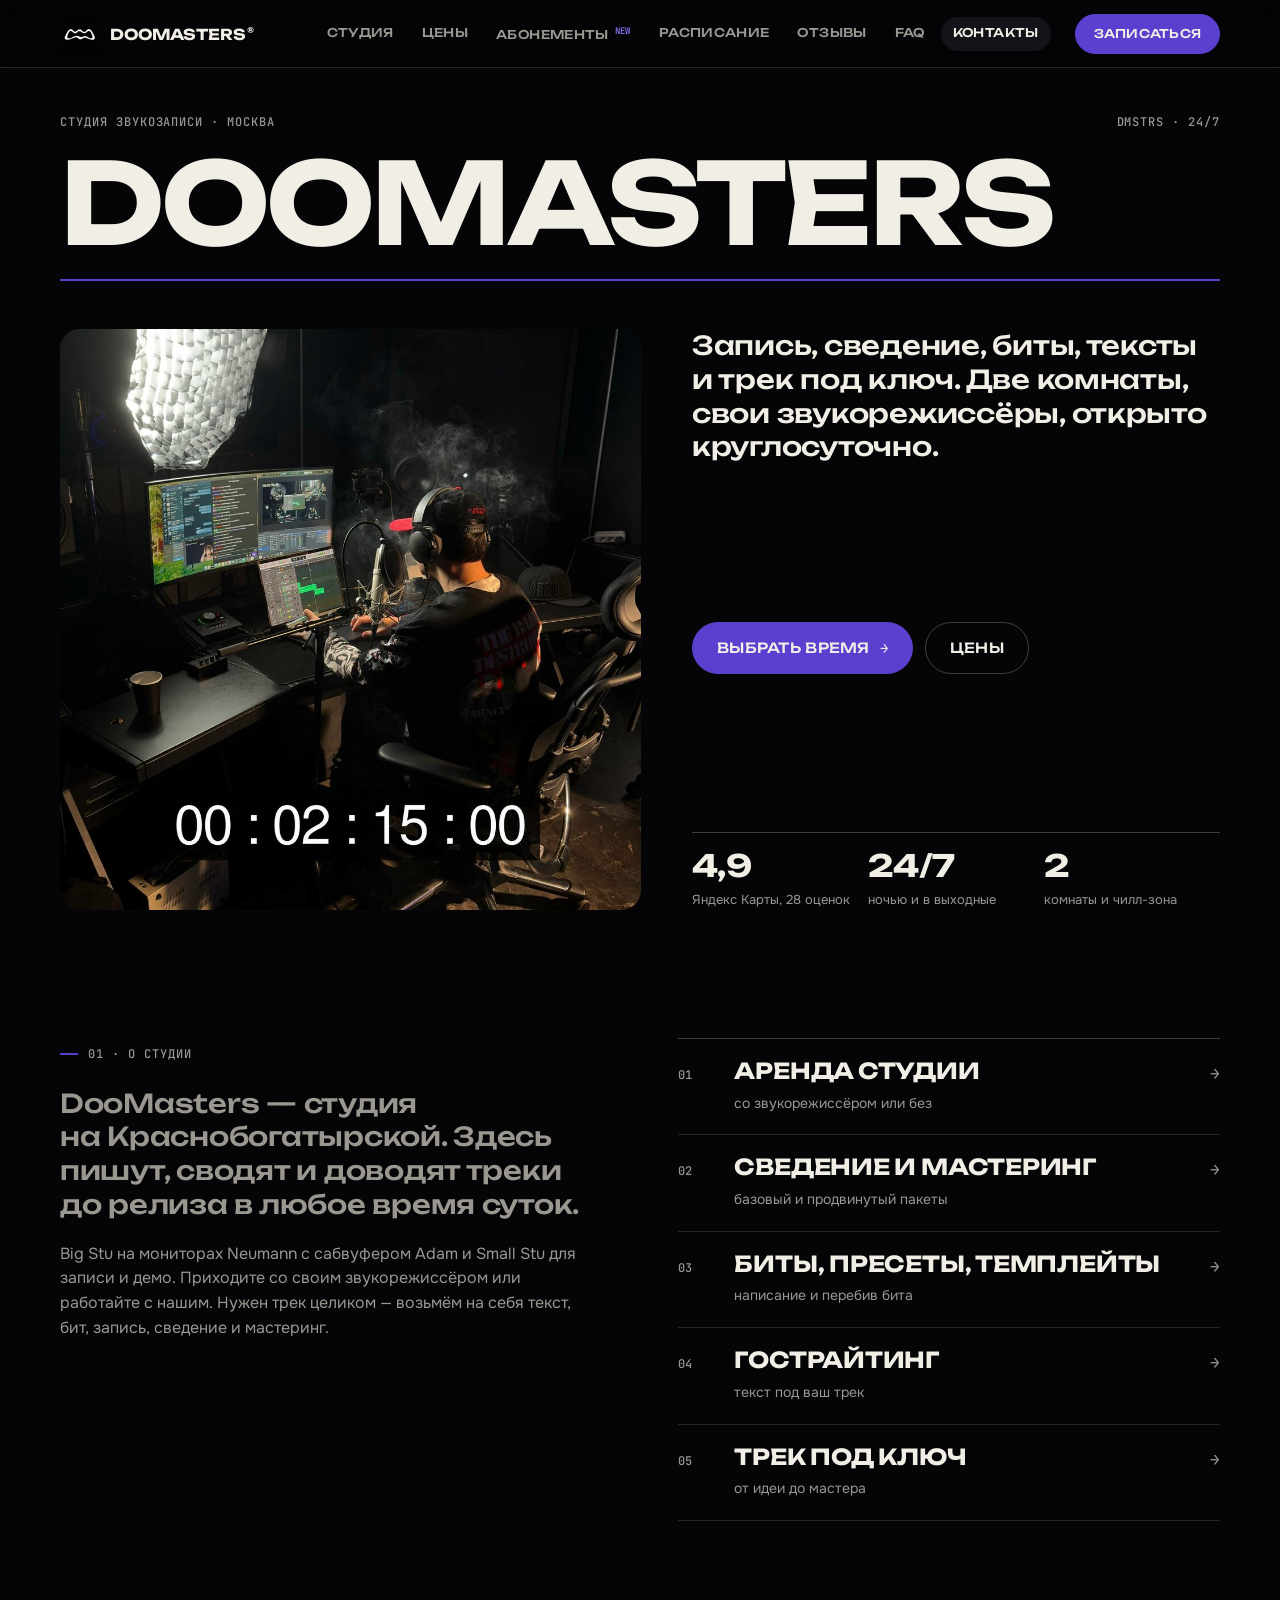
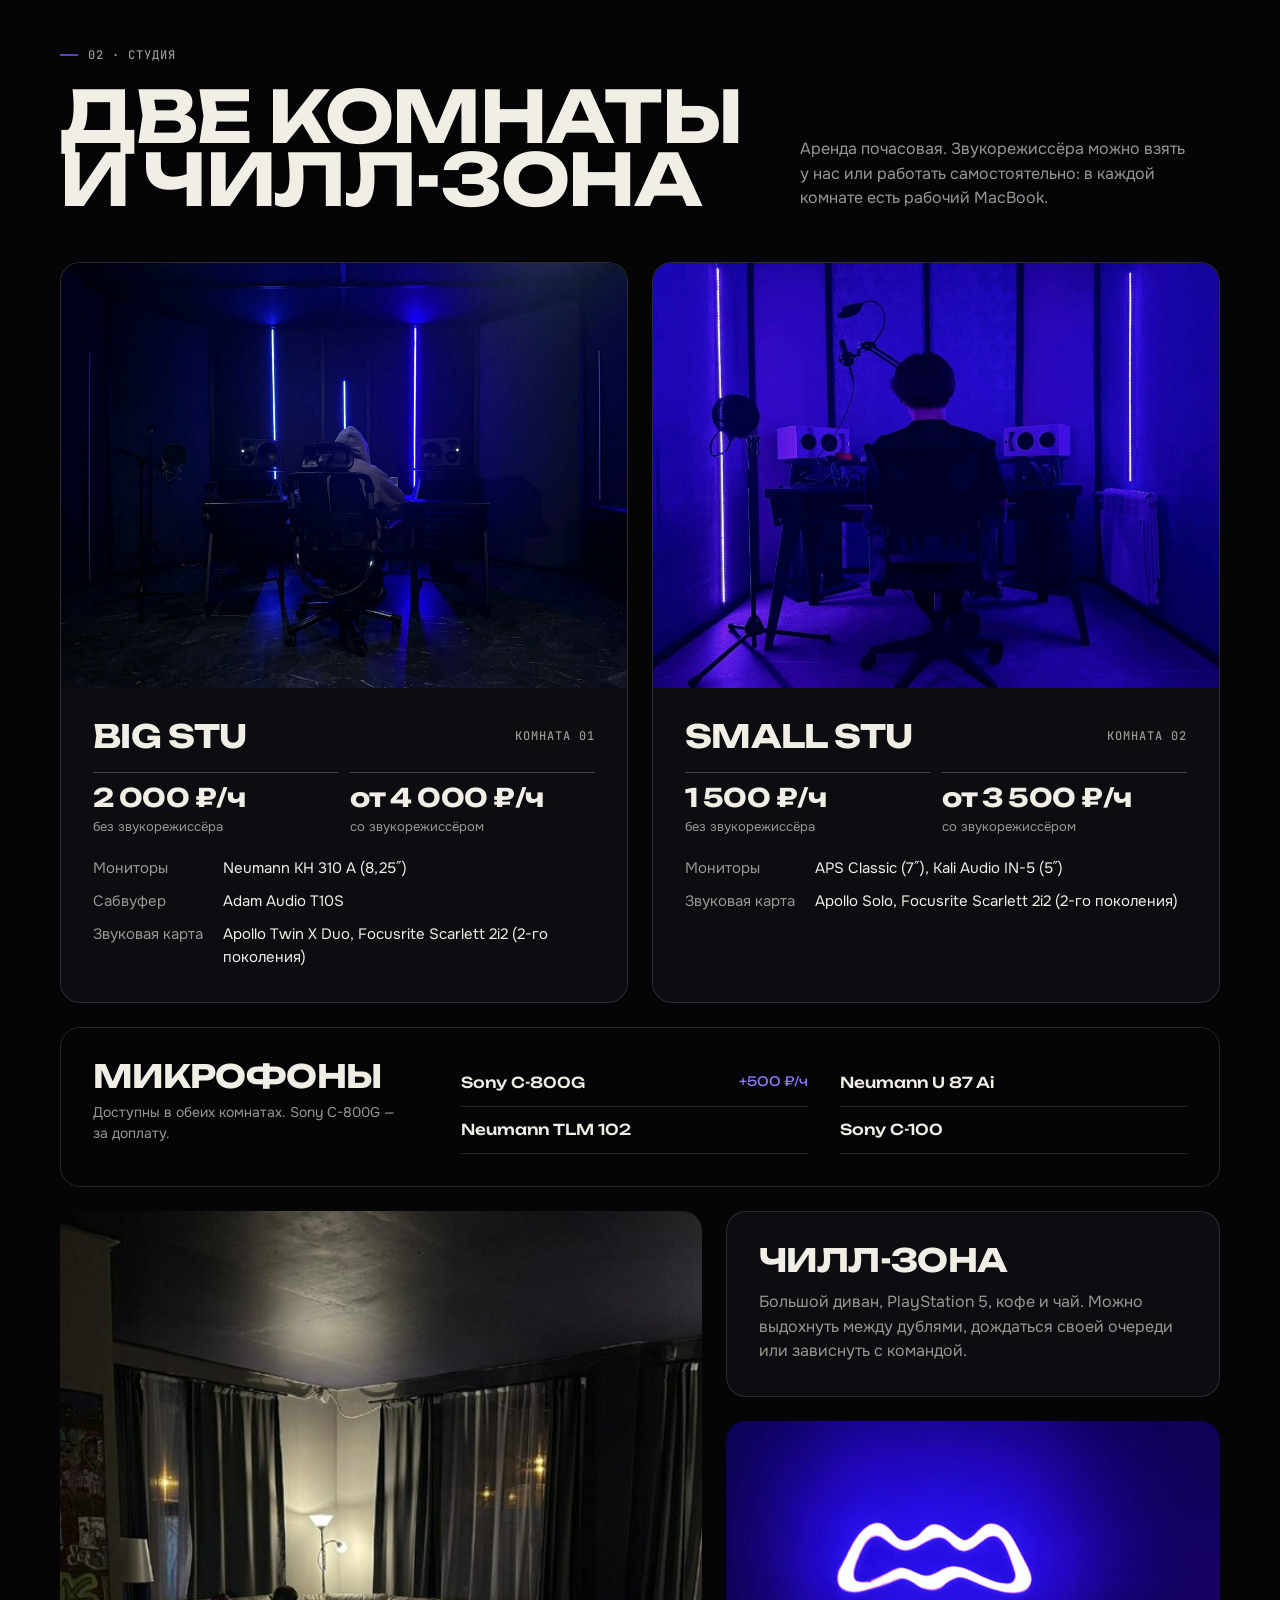
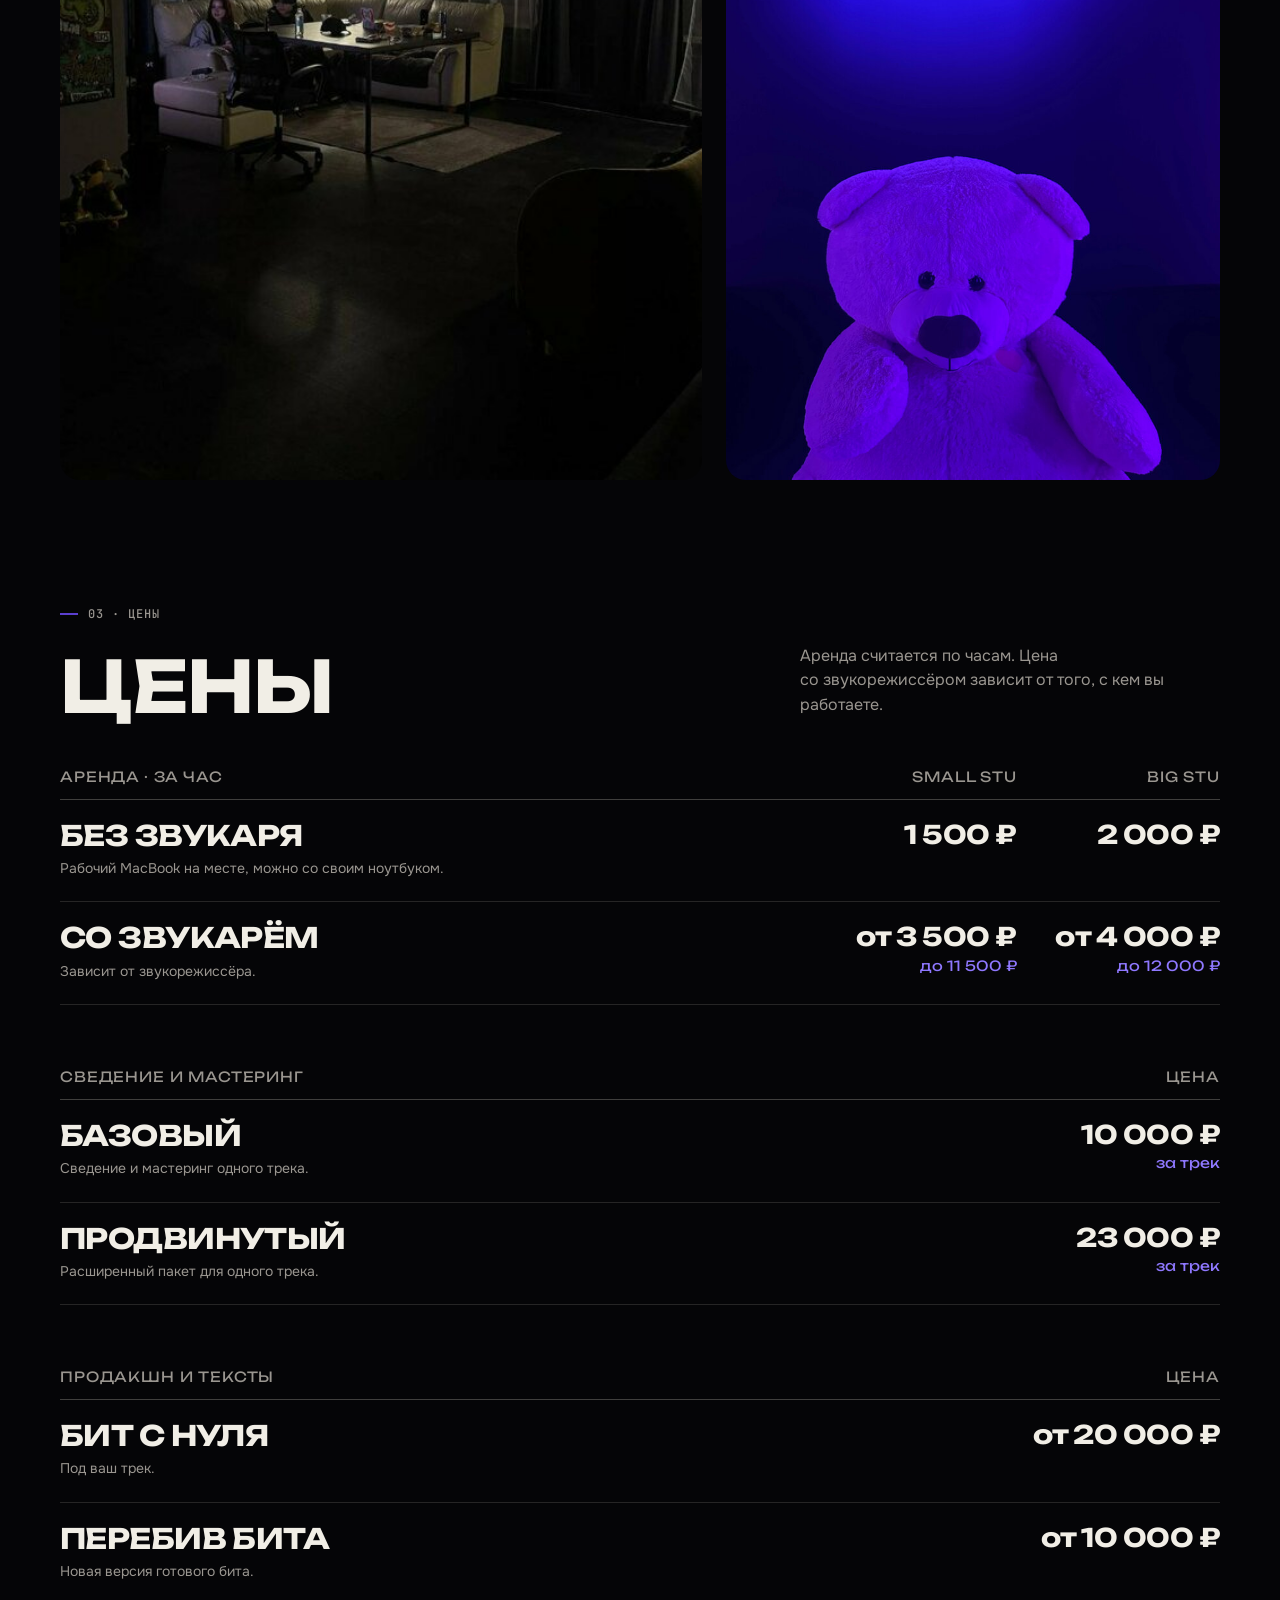
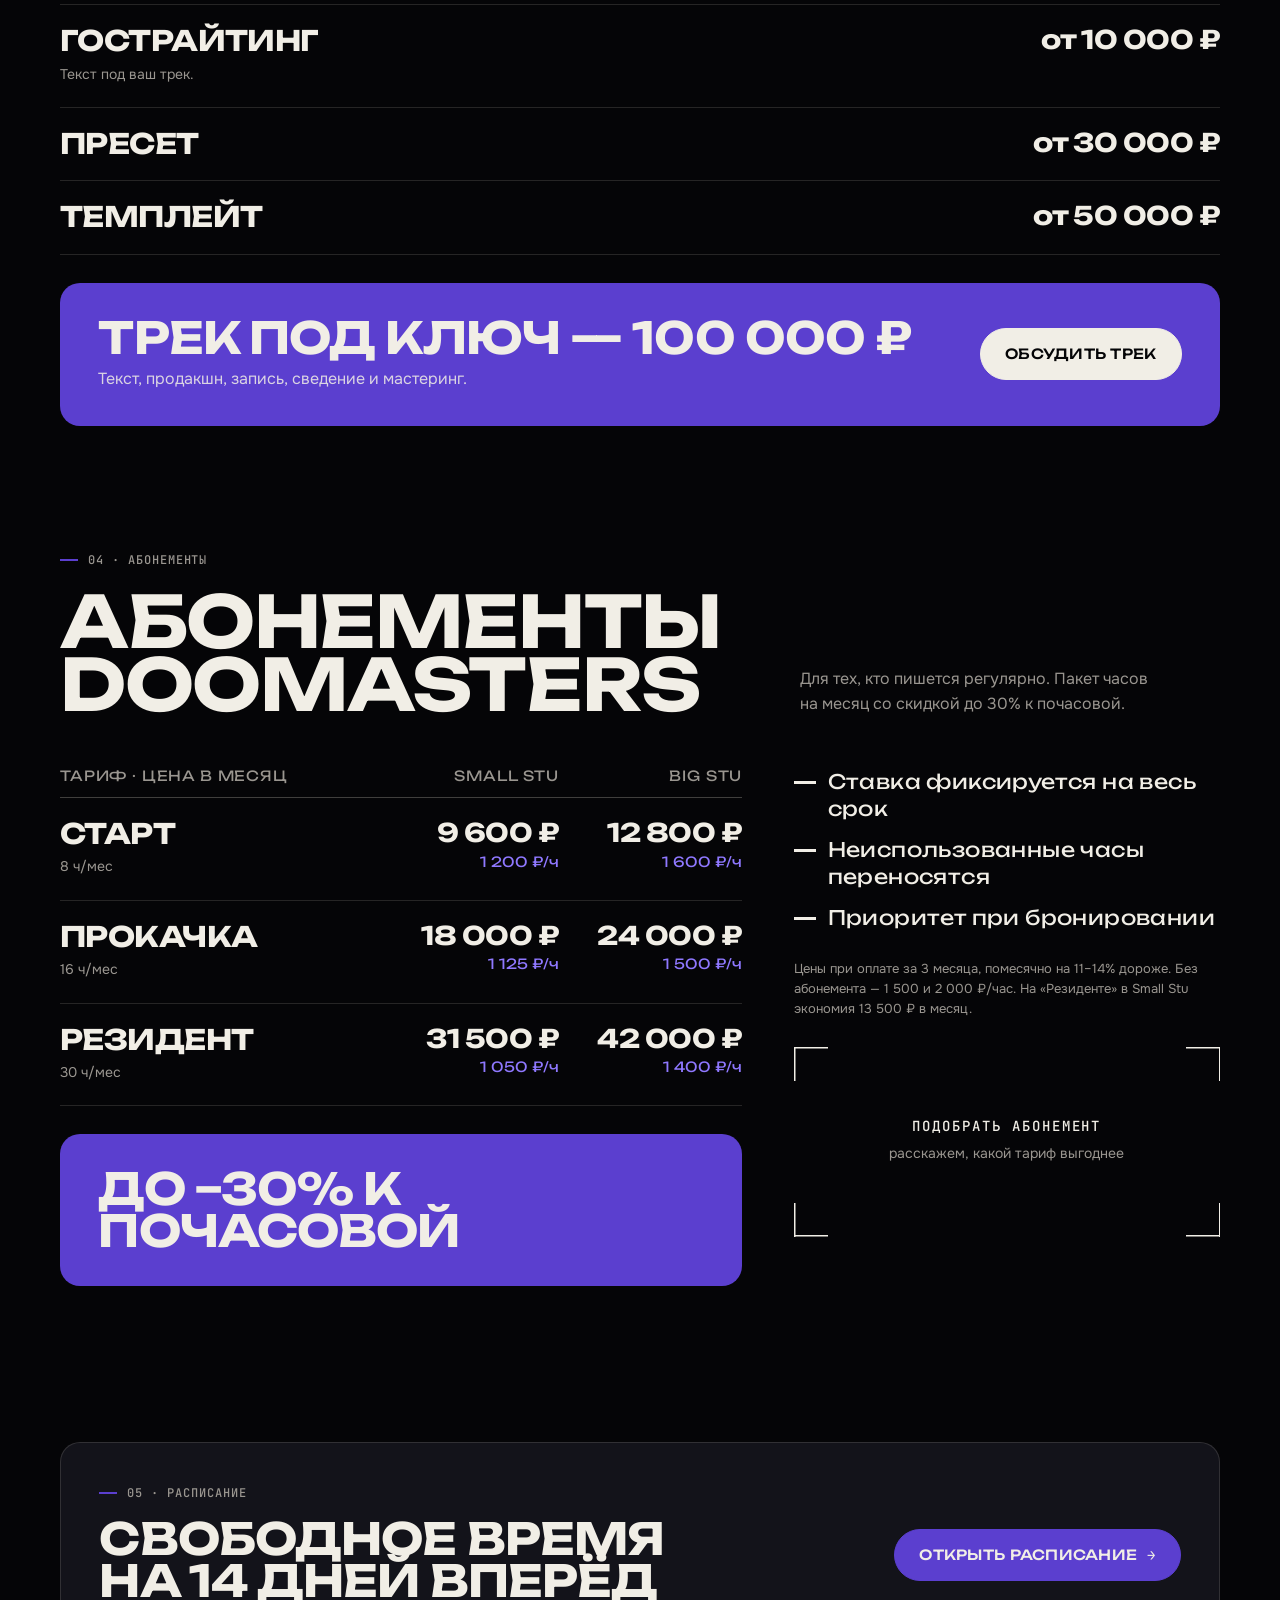
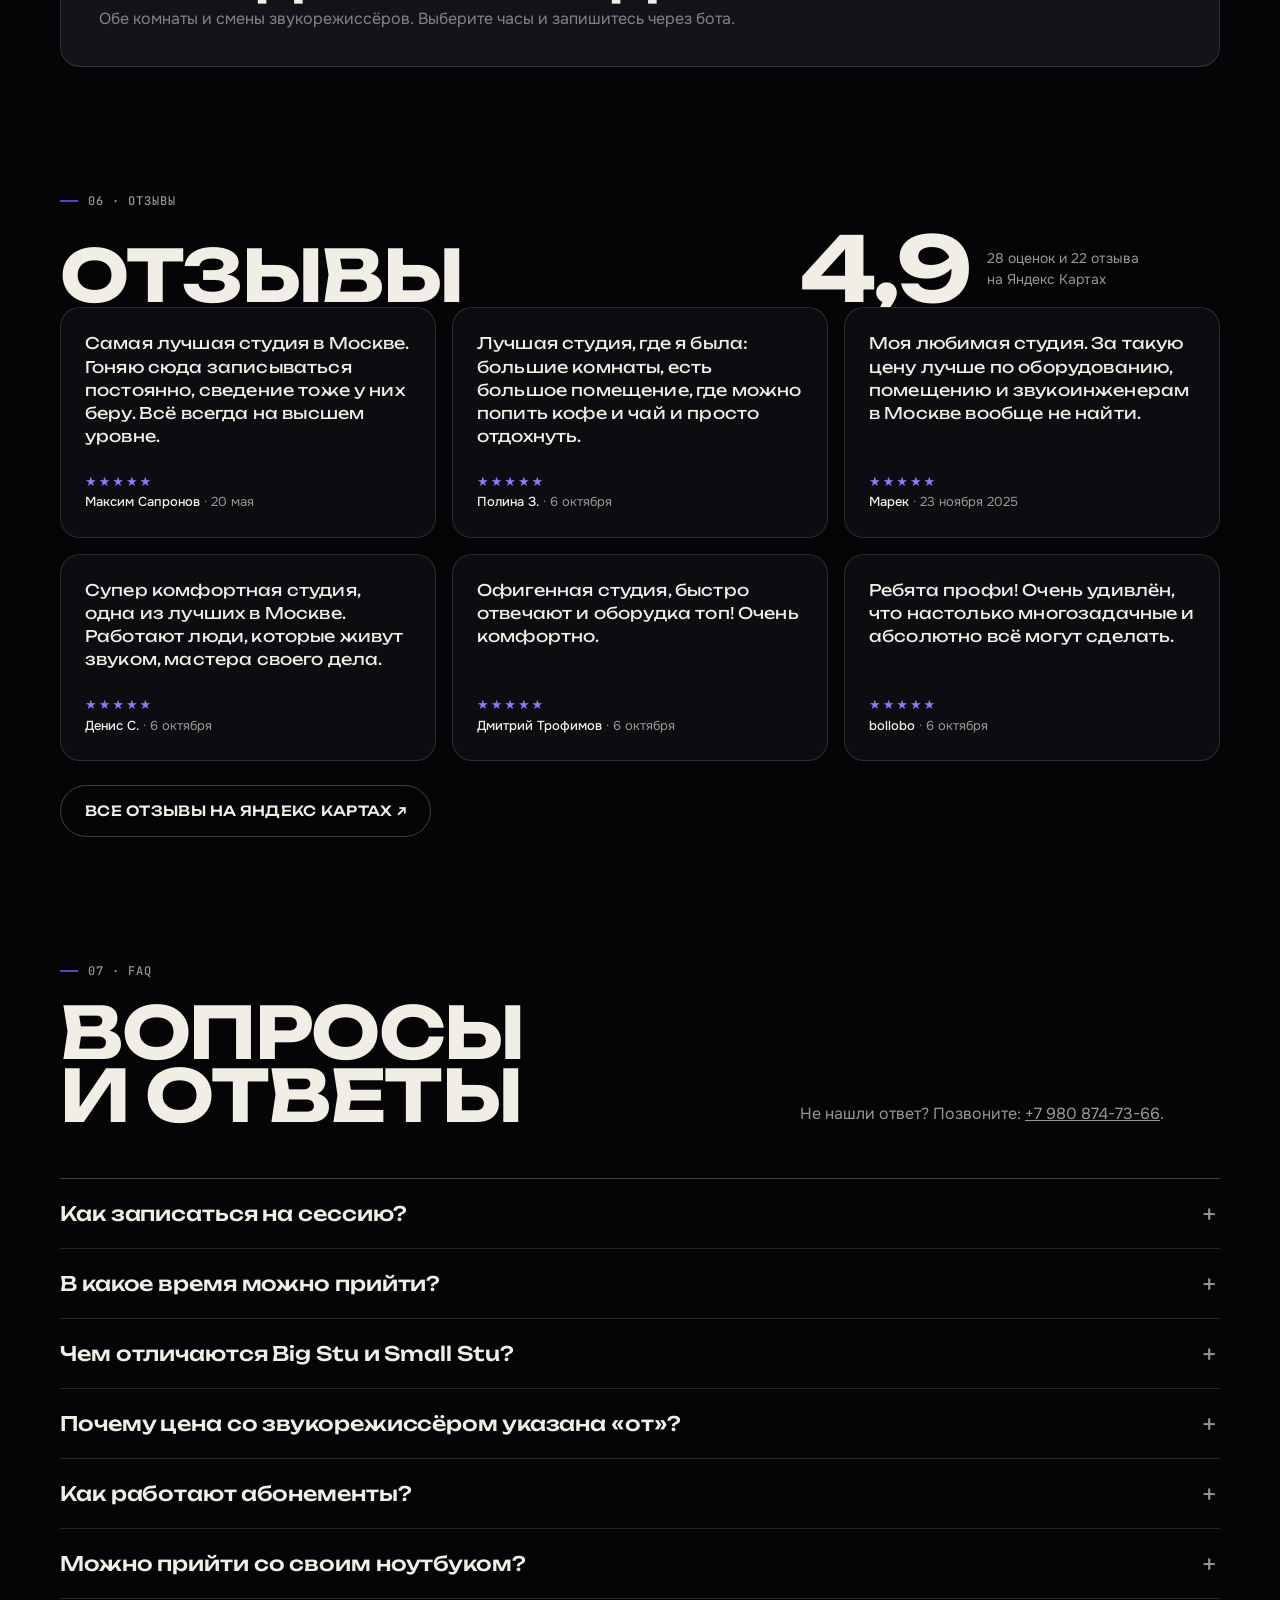
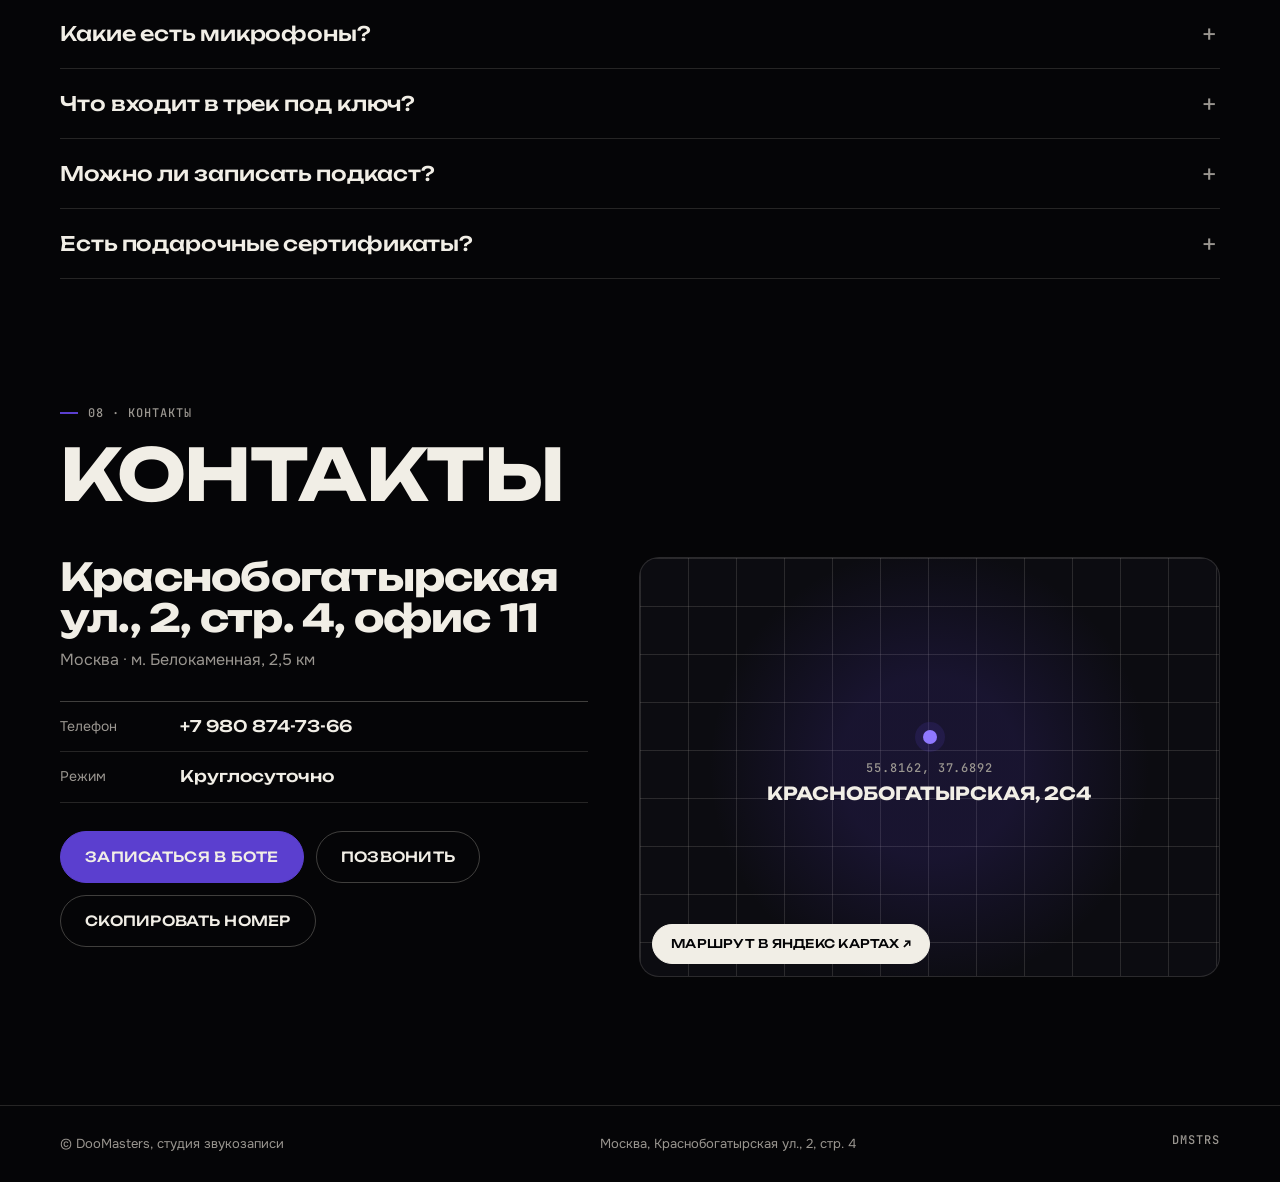
<file: index.html>
<!doctype html>
<html lang="ru">
<head>
<meta charset="utf-8">
<meta name="viewport" content="width=device-width, initial-scale=1, viewport-fit=cover">
<title>DooMasters — студия звукозаписи в Москве, 24/7</title>
<meta name="description" content="DooMasters — студия звукозаписи на Краснобогатырской. Big Stu и Small Stu, звукорежиссёры, сведение и мастеринг, биты, тексты, трек под ключ. Круглосуточно. Свободное время онлайн.">
<meta name="theme-color" content="#050507">
<meta property="og:type" content="website">
<meta property="og:title" content="DooMasters — студия звукозаписи, 24/7">
<meta property="og:description" content="Две комнаты, звукорежиссёры, сведение и трек под ключ. Смотрите свободное время онлайн.">
<meta property="og:image" content="p2.jpg">
<link rel="icon" href="p7.jpg">
<link rel="preconnect" href="https://fonts.googleapis.com">
<link rel="preconnect" href="https://fonts.gstatic.com" crossorigin>
<link rel="stylesheet" href="https://fonts.googleapis.com/css2?family=Unbounded:wght@400;500;700&family=Onest:wght@400;500&family=JetBrains+Mono:wght@500&display=swap">
<link rel="stylesheet" href="site.css">
<script type="application/ld+json">
{
  "@context": "https://schema.org",
  "@type": "RecordingStudio",
  "name": "DooMasters",
  "telephone": "+7 980 874-73-66",
  "openingHours": "Mo-Su 00:00-24:00",
  "address": { "@type": "PostalAddress", "streetAddress": "Краснобогатырская ул., 2, стр. 4, офис 11", "addressLocality": "Москва", "addressCountry": "RU" },
  "geo": { "@type": "GeoCoordinates", "latitude": 55.8162, "longitude": 37.6892 },
  "aggregateRating": { "@type": "AggregateRating", "ratingValue": "4.9", "ratingCount": "28" },
  "priceRange": "1500–12000 ₽/ч"
}
</script>
</head>
<body class="has-mbar">

<nav class="nav" id="nav" aria-label="Разделы">
  <div class="wrap">
    <a class="logo" href="#top" aria-label="DooMasters, наверх">
      <img class="logo-mark" src="p7.jpg" alt="" width="40" height="40">
      <span class="logo-word">DOOMASTERS<sup>®</sup></span>
    </a>
    <div class="nav-links" id="navLinks">
      <a href="#inside">Студия</a>
      <a href="#prices">Цены</a>
      <a href="#subs" class="is-new">Абонементы</a>
      <a href="schedule.html">Расписание</a>
      <a href="#reviews">Отзывы</a>
      <a href="#faq">FAQ</a>
      <a href="#contacts">Контакты</a>
    </div>
    <a class="btn btn-accent btn-sm nav-cta" href="schedule.html">Записаться</a>
    <button class="nav-burger" type="button" aria-label="Меню" aria-expanded="false" aria-controls="navLinks"><span></span><span></span></button>
  </div>
</nav>

<header class="hero" id="top">
  <div class="wrap">
    <div class="hero-top">
      <span class="mono">Студия звукозаписи · Москва</span>
      <span class="mono">DMSTRS · 24/7</span>
    </div>
    <h1 class="wordmark" id="wordmark" aria-label="DooMasters">DOOMASTERS</h1>
    <hr class="rule">
    <div class="hero-grid">
      <figure class="hero-photo"><img src="p2.jpg" alt="Артист записывается в студии: мониторы, микрофон с поп-фильтром, студийный свет" width="1024" height="1024" fetchpriority="high"></figure>
      <div class="hero-copy">
        <p class="lead">Запись, сведение, биты, тексты и&nbsp;трек под ключ. Две комнаты, свои звукорежиссёры, открыто круглосуточно.</p>

        <div class="live" id="live" aria-live="polite">
          <div class="live-head">
            <span class="mono">Ближайшее свободное</span>
            <span class="live-dot" aria-hidden="true"></span>
          </div>
          <ul class="live-rows" id="liveRows">
            <li><b>Big Stu</b><span>загружаем…</span></li>
            <li><b>Small Stu</b><span>загружаем…</span></li>
          </ul>
          <a href="schedule.html">Всё расписание →</a>
        </div>

        <div class="hero-actions">
          <a class="btn btn-accent" href="schedule.html">Выбрать время <span class="arr">→</span></a>
          <a class="btn" href="#prices">Цены</a>
        </div>

        <div class="facts">
          <div><b>4,9</b><span>Яндекс Карты, 28&nbsp;оценок</span></div>
          <div><b>24/7</b><span>ночью и в выходные</span></div>
          <div><b>2</b><span>комнаты и чилл-зона</span></div>
        </div>
      </div>
    </div>
  </div>
</header>

<main>
  <section id="about">
    <div class="wrap about">
      <div class="about-text reveal">
        <span class="eyebrow">01 · О студии</span>
        <p class="lead" style="margin-top:24px">DooMasters — студия на&nbsp;Краснобогатырской. Здесь пишут, сводят и&nbsp;доводят треки до&nbsp;релиза в&nbsp;любое время суток.</p>
        <p>Big Stu на&nbsp;мониторах Neumann с&nbsp;сабвуфером Adam и&nbsp;Small Stu для записи и&nbsp;демо. Приходите со&nbsp;своим звукорежиссёром или работайте с&nbsp;нашим. Нужен трек целиком — возьмём на&nbsp;себя текст, бит, запись, сведение и&nbsp;мастеринг.</p>
      </div>
      <ul class="services reveal">
        <li><a href="#inside"><span><b>Аренда студии</b><small>со звукорежиссёром или без</small></span><i>→</i></a></li>
        <li><a href="#prices"><span><b>Сведение и мастеринг</b><small>базовый и продвинутый пакеты</small></span><i>→</i></a></li>
        <li><a href="#prices"><span><b>Биты, пресеты, темплейты</b><small>написание и перебив бита</small></span><i>→</i></a></li>
        <li><a href="#prices"><span><b>Гострайтинг</b><small>текст под ваш трек</small></span><i>→</i></a></li>
        <li><a href="#prices"><span><b>Трек под ключ</b><small>от идеи до мастера</small></span><i>→</i></a></li>
      </ul>
    </div>
  </section>

  <section id="inside">
    <div class="wrap">
      <div class="sec-head reveal">
        <span class="eyebrow sec-index">02 · Студия</span>
        <h2 class="title">Две комнаты<br>и чилл-зона</h2>
        <p>Аренда почасовая. Звукорежиссёра можно взять у&nbsp;нас или работать самостоятельно: в&nbsp;каждой комнате есть рабочий MacBook.</p>
      </div>

      <div class="rooms">
        <article class="room reveal">
          <figure><img src="p1.jpg" alt="Big Stu: мониторы Neumann на стойках, два стола и кресло звукорежиссёра в синем свете" width="1024" height="768" loading="lazy"></figure>
          <div class="room-body">
            <div class="room-tag"><h3>Big Stu</h3><span class="mono">Комната 01</span></div>
            <div class="room-prices">
              <div><b>2 000 ₽/ч</b><span>без звукорежиссёра</span></div>
              <div><b>от 4 000 ₽/ч</b><span>со звукорежиссёром</span></div>
            </div>
            <dl class="specs">
              <dt>Мониторы</dt><dd>Neumann KH 310 A (8,25″)</dd>
              <dt>Сабвуфер</dt><dd>Adam Audio T10S</dd>
              <dt>Звуковая карта</dt><dd>Apollo Twin X Duo, Focusrite Scarlett 2i2 (2-го поколения)</dd>
            </dl>
          </div>
        </article>
        <article class="room reveal">
          <figure><img src="p4.jpg" alt="Small Stu: рабочее место с мониторами и микрофоном в фиолетовом свете" width="1024" height="768" loading="lazy"></figure>
          <div class="room-body">
            <div class="room-tag"><h3>Small Stu</h3><span class="mono">Комната 02</span></div>
            <div class="room-prices">
              <div><b>1 500 ₽/ч</b><span>без звукорежиссёра</span></div>
              <div><b>от 3 500 ₽/ч</b><span>со звукорежиссёром</span></div>
            </div>
            <dl class="specs">
              <dt>Мониторы</dt><dd>APS Classic (7″), Kali Audio IN-5 (5″)</dd>
              <dt>Звуковая карта</dt><dd>Apollo Solo, Focusrite Scarlett 2i2 (2-го поколения)</dd>
            </dl>
          </div>
        </article>
      </div>

      <div class="mics reveal">
        <div>
          <h3>Микрофоны</h3>
          <p>Доступны в обеих комнатах. Sony C-800G — за доплату.</p>
        </div>
        <ul class="mic-list">
          <li>Sony C-800G <span>+500 ₽/ч</span></li>
          <li>Neumann U 87 Ai</li>
          <li>Neumann TLM 102</li>
          <li>Sony C-100</li>
        </ul>
      </div>

      <div class="chill">
        <figure class="reveal"><img src="p3.jpg" alt="Чилл-зона: большой диван, стол, торшеры и стена с граффити" width="1024" height="768" loading="lazy"></figure>
        <div class="chill-side">
          <div class="chill-text reveal">
            <h3>Чилл-зона</h3>
            <p>Большой диван, PlayStation&nbsp;5, кофе и&nbsp;чай. Можно выдохнуть между дублями, дождаться своей очереди или зависнуть с&nbsp;командой.</p>
          </div>
          <figure class="reveal"><img src="p6.jpg" alt="Неоновый логотип DooMasters над плюшевым медведем" width="768" height="1024" loading="lazy" style="object-position:50% 30%"></figure>
        </div>
      </div>
    </div>
  </section>

  <section id="prices">
    <div class="wrap">
      <div class="sec-head reveal">
        <span class="eyebrow sec-index">03 · Цены</span>
        <h2 class="title">Цены</h2>
        <p>Аренда считается по часам. Цена со&nbsp;звукорежиссёром зависит от&nbsp;того, с&nbsp;кем вы работаете.</p>
      </div>

      <div class="price-block reveal">
        <table class="ptable">
          <thead><tr><th scope="col">Аренда · за час</th><th scope="col">Small Stu</th><th scope="col">Big Stu</th></tr></thead>
          <tbody>
            <tr><td><span class="n">Без звукаря</span><span class="d">Рабочий MacBook на месте, можно со своим ноутбуком.</span></td><td><span class="v">1 500 ₽</span></td><td><span class="v">2 000 ₽</span></td></tr>
            <tr><td><span class="n">Со звукарём</span><span class="d">Зависит от звукорежиссёра.</span></td><td><span class="v">от 3 500 ₽</span><span class="s">до 11 500 ₽</span></td><td><span class="v">от 4 000 ₽</span><span class="s">до 12 000 ₽</span></td></tr>
          </tbody>
        </table>
      </div>

      <div class="price-block reveal">
        <table class="ptable">
          <thead><tr><th scope="col">Сведение и мастеринг</th><th scope="col">Цена</th></tr></thead>
          <tbody>
            <tr><td><span class="n">Базовый</span><span class="d">Сведение и мастеринг одного трека.</span></td><td><span class="v">10 000 ₽</span><span class="s">за трек</span></td></tr>
            <tr><td><span class="n">Продвинутый</span><span class="d">Расширенный пакет для одного трека.</span></td><td><span class="v">23 000 ₽</span><span class="s">за трек</span></td></tr>
          </tbody>
        </table>
      </div>

      <div class="price-block reveal">
        <table class="ptable">
          <thead><tr><th scope="col">Продакшн и тексты</th><th scope="col">Цена</th></tr></thead>
          <tbody>
            <tr><td><span class="n">Бит с нуля</span><span class="d">Под ваш трек.</span></td><td><span class="v">от 20 000 ₽</span></td></tr>
            <tr><td><span class="n">Перебив бита</span><span class="d">Новая версия готового бита.</span></td><td><span class="v">от 10 000 ₽</span></td></tr>
            <tr><td><span class="n">Гострайтинг</span><span class="d">Текст под ваш трек.</span></td><td><span class="v">от 10 000 ₽</span></td></tr>
            <tr><td><span class="n">Пресет</span></td><td><span class="v">от 30 000 ₽</span></td></tr>
            <tr><td><span class="n">Темплейт</span></td><td><span class="v">от 50 000 ₽</span></td></tr>
          </tbody>
        </table>
        <div class="banner">
          <div><strong>Трек под ключ — 100 000 ₽</strong><p>Текст, продакшн, запись, сведение и мастеринг.</p></div>
          <a class="btn btn-light" href="#contacts">Обсудить трек</a>
        </div>
      </div>
    </div>
  </section>

  <section id="subs">
    <div class="wrap">
      <div class="sec-head reveal">
        <span class="eyebrow sec-index">04 · Абонементы</span>
        <h2 class="title">Абонементы<br>DooMasters</h2>
        <p>Для тех, кто пишется регулярно. Пакет часов на&nbsp;месяц со&nbsp;скидкой до&nbsp;30% к&nbsp;почасовой.</p>
      </div>
      <div class="subs-grid">
        <div class="reveal">
          <table class="ptable">
            <thead><tr><th scope="col">Тариф · цена в месяц</th><th scope="col">Small Stu</th><th scope="col">Big Stu</th></tr></thead>
            <tbody>
              <tr><td><span class="n">Старт</span><span class="d">8 ч/мес</span></td><td><span class="v">9 600 ₽</span><span class="s">1 200 ₽/ч</span></td><td><span class="v">12 800 ₽</span><span class="s">1 600 ₽/ч</span></td></tr>
              <tr><td><span class="n">Прокачка</span><span class="d">16 ч/мес</span></td><td><span class="v">18 000 ₽</span><span class="s">1 125 ₽/ч</span></td><td><span class="v">24 000 ₽</span><span class="s">1 500 ₽/ч</span></td></tr>
              <tr><td><span class="n">Резидент</span><span class="d">30 ч/мес</span></td><td><span class="v">31 500 ₽</span><span class="s">1 050 ₽/ч</span></td><td><span class="v">42 000 ₽</span><span class="s">1 400 ₽/ч</span></td></tr>
            </tbody>
          </table>
          <div class="banner"><strong>До −30% к почасовой</strong></div>
        </div>
        <div class="subs-side reveal">
          <ul class="dash-list">
            <li>Ставка фиксируется на весь срок</li>
            <li>Неиспользованные часы переносятся</li>
            <li>Приоритет при бронировании</li>
          </ul>
          <p class="footnote">Цены при оплате за 3 месяца, помесячно на&nbsp;11–14% дороже. Без абонемента — 1&nbsp;500 и&nbsp;2&nbsp;000&nbsp;₽/час. На&nbsp;«Резиденте» в&nbsp;Small Stu экономия 13&nbsp;500&nbsp;₽ в&nbsp;месяц.</p>
          <a class="cropframe" href="#contacts"><span class="mono">Подобрать абонемент</span><small>расскажем, какой тариф выгоднее</small></a>
        </div>
      </div>
    </div>
  </section>

  <section id="schedule-teaser">
    <div class="wrap">
      <a class="banner reveal" href="schedule.html" style="text-decoration:none; background:var(--surface-2); border:1px solid var(--line)">
        <div>
          <span class="eyebrow">05 · Расписание</span>
          <strong style="display:block; margin-top:16px">Свободное время<br>на 14 дней вперёд</strong>
          <p class="muted">Обе комнаты и смены звукорежиссёров. Выберите часы и запишитесь через бота.</p>
        </div>
        <span class="btn btn-accent">Открыть расписание <span class="arr">→</span></span>
      </a>
    </div>
  </section>

  <section id="reviews">
    <div class="wrap">
      <div class="sec-head reveal">
        <span class="eyebrow sec-index">06 · Отзывы</span>
        <h2 class="title">Отзывы</h2>
        <div class="score"><b>4,9</b><span>28 оценок и 22 отзыва<br>на Яндекс Картах</span></div>
      </div>
      <ul class="reviews">
        <li class="review reveal"><blockquote>Самая лучшая студия в Москве. Гоняю сюда записываться постоянно, сведение тоже у них беру. Всё всегда на высшем уровне.</blockquote><footer><span class="stars" aria-label="5 из 5">★★★★★</span><br><b>Максим Сапронов</b> · 20 мая</footer></li>
        <li class="review reveal"><blockquote>Лучшая студия, где я была: большие комнаты, есть большое помещение, где можно попить кофе и чай и просто отдохнуть.</blockquote><footer><span class="stars" aria-label="5 из 5">★★★★★</span><br><b>Полина З.</b> · 6 октября</footer></li>
        <li class="review reveal"><blockquote>Моя любимая студия. За такую цену лучше по оборудованию, помещению и звукоинженерам в Москве вообще не найти.</blockquote><footer><span class="stars" aria-label="5 из 5">★★★★★</span><br><b>Марек</b> · 23 ноября 2025</footer></li>
        <li class="review reveal"><blockquote>Супер комфортная студия, одна из лучших в Москве. Работают люди, которые живут звуком, мастера своего дела.</blockquote><footer><span class="stars" aria-label="5 из 5">★★★★★</span><br><b>Денис С.</b> · 6 октября</footer></li>
        <li class="review reveal"><blockquote>Офигенная студия, быстро отвечают и оборудка топ! Очень комфортно.</blockquote><footer><span class="stars" aria-label="5 из 5">★★★★★</span><br><b>Дмитрий Трофимов</b> · 6 октября</footer></li>
        <li class="review reveal"><blockquote>Ребята профи! Очень удивлён, что настолько многозадачные и абсолютно всё могут сделать.</blockquote><footer><span class="stars" aria-label="5 из 5">★★★★★</span><br><b>bollobo</b> · 6 октября</footer></li>
      </ul>
      <p style="margin:24px 0 0"><a class="btn" href="https://yandex.ru/maps/org/doomasters/71939930332/reviews/" target="_blank" rel="noopener">Все отзывы на Яндекс Картах ↗</a></p>
    </div>
  </section>

  <section id="faq">
    <div class="wrap">
      <div class="sec-head reveal">
        <span class="eyebrow sec-index">07 · FAQ</span>
        <h2 class="title">Вопросы<br>и ответы</h2>
        <p>Не нашли ответ? Позвоните: <a class="nowrap" href="tel:+79808747366">+7 980 874-73-66</a>.</p>
      </div>
      <div class="faq reveal">
        <details>
          <summary>Как записаться на сессию?</summary>
          <div class="a"><p>Откройте <a href="schedule.html">расписание</a>, выберите свободные часы в нужной комнате и продолжите в нашем Telegram-боте — администратор подтвердит время. Можно и просто позвонить: +7 980 874-73-66.</p></div>
        </details>
        <details>
          <summary>В какое время можно прийти?</summary>
          <div class="a"><p>В любое. Студия работает круглосуточно, включая ночь и выходные.</p></div>
        </details>
        <details>
          <summary>Чем отличаются Big Stu и Small Stu?</summary>
          <div class="a"><p>Big Stu больше: мониторы Neumann KH 310 A, сабвуфер Adam T10S и карта Apollo Twin X Duo — 2 000 ₽/ч. Small Stu компактнее: мониторы APS Classic и Kali Audio IN-5, карта Apollo Solo — 1 500 ₽/ч.</p></div>
        </details>
        <details>
          <summary>Почему цена со звукорежиссёром указана «от»?</summary>
          <div class="a"><p>Стоимость часа зависит от звукорежиссёра: от 3 500 ₽/ч в Small Stu и от 4 000 ₽/ч в Big Stu.</p></div>
        </details>
        <details>
          <summary>Как работают абонементы?</summary>
          <div class="a"><p>Вы покупаете пакет часов на месяц — 8, 16 или 30 — и платите за час до 30% меньше. Ставка фиксируется на весь срок, неиспользованные часы переносятся, а при бронировании у вас приоритет.</p></div>
        </details>
        <details>
          <summary>Можно прийти со своим ноутбуком?</summary>
          <div class="a"><p>Да. В студии есть рабочий MacBook, но можно подключить и свой.</p></div>
        </details>
        <details>
          <summary>Какие есть микрофоны?</summary>
          <div class="a"><p>Neumann U 87 Ai, Neumann TLM 102, Sony C-100 и Sony C-800G. Запись на Sony C-800G — +500 ₽/ч к аренде.</p></div>
        </details>
        <details>
          <summary>Что входит в трек под ключ?</summary>
          <div class="a"><p>Текст, продакшн, запись, сведение и мастеринг. 100 000 ₽ за трек.</p></div>
        </details>
        <details>
          <summary>Можно ли записать подкаст?</summary>
          <div class="a"><p>Да, в студии записывают подкасты.</p></div>
        </details>
        <details>
          <summary>Есть подарочные сертификаты?</summary>
          <div class="a"><p>Да. Сертификат можно подарить музыканту или тому, кто давно хотел записать свой трек.</p></div>
        </details>
      </div>
    </div>
  </section>

  <section id="contacts">
    <div class="wrap">
      <div class="sec-head reveal">
        <span class="eyebrow sec-index">08 · Контакты</span>
        <h2 class="title">Контакты</h2>
      </div>
      <div class="contacts">
        <div class="reveal">
          <p class="c-address">Краснобогатырская ул., 2, стр.&nbsp;4, офис&nbsp;11</p>
          <p class="muted" style="margin:10px 0 0">Москва · м. Белокаменная, 2,5 км</p>
          <dl class="c-list">
            <dt>Телефон</dt><dd><a href="tel:+79808747366">+7 980 874-73-66</a></dd>
            <dt>Режим</dt><dd>Круглосуточно</dd>
            <!-- TODO: добавить ссылки на Telegram, Instagram, ВКонтакте и почту -->
          </dl>
          <div class="c-actions">
            <a class="btn btn-accent" data-bot target="_blank" rel="noopener" href="#">Записаться в боте</a>
            <a class="btn" href="tel:+79808747366">Позвонить</a>
            <button class="btn" type="button" data-copy="+7 980 874-73-66">Скопировать номер</button>
          </div>
        </div>
        <div class="map reveal">
          <div class="map-fallback" aria-hidden="true"><span class="mono">55.8162, 37.6892</span><b>Краснобогатырская, 2с4</b></div>
          <iframe src="https://yandex.ru/map-widget/v1/?ll=37.6892%2C55.8162&amp;z=16&amp;pt=37.6892%2C55.8162%2Cpm2vvl" title="DooMasters на карте" loading="lazy" allowfullscreen></iframe>
          <a class="btn btn-light btn-sm" href="https://yandex.ru/maps/org/doomasters/71939930332/" target="_blank" rel="noopener">Маршрут в Яндекс Картах ↗</a>
        </div>
      </div>
    </div>
  </section>
</main>

<footer class="site-footer">
  <div class="wrap">
    <span>© DooMasters, студия звукозаписи</span>
    <span>Москва, Краснобогатырская ул., 2, стр. 4</span>
    <span class="mono">DMSTRS</span>
  </div>
</footer>

<div class="mbar" id="mbar">
  <a class="btn btn-accent" href="schedule.html">Выбрать время</a>
  <a class="btn" href="tel:+79808747366" aria-label="Позвонить">☎</a>
</div>
<div class="toast" id="toast" role="status" aria-live="polite"></div>

<script src="config.js"></script>
<script src="schedule-data.js"></script>
<script src="site.js"></script>
</body>
</html>
</file>
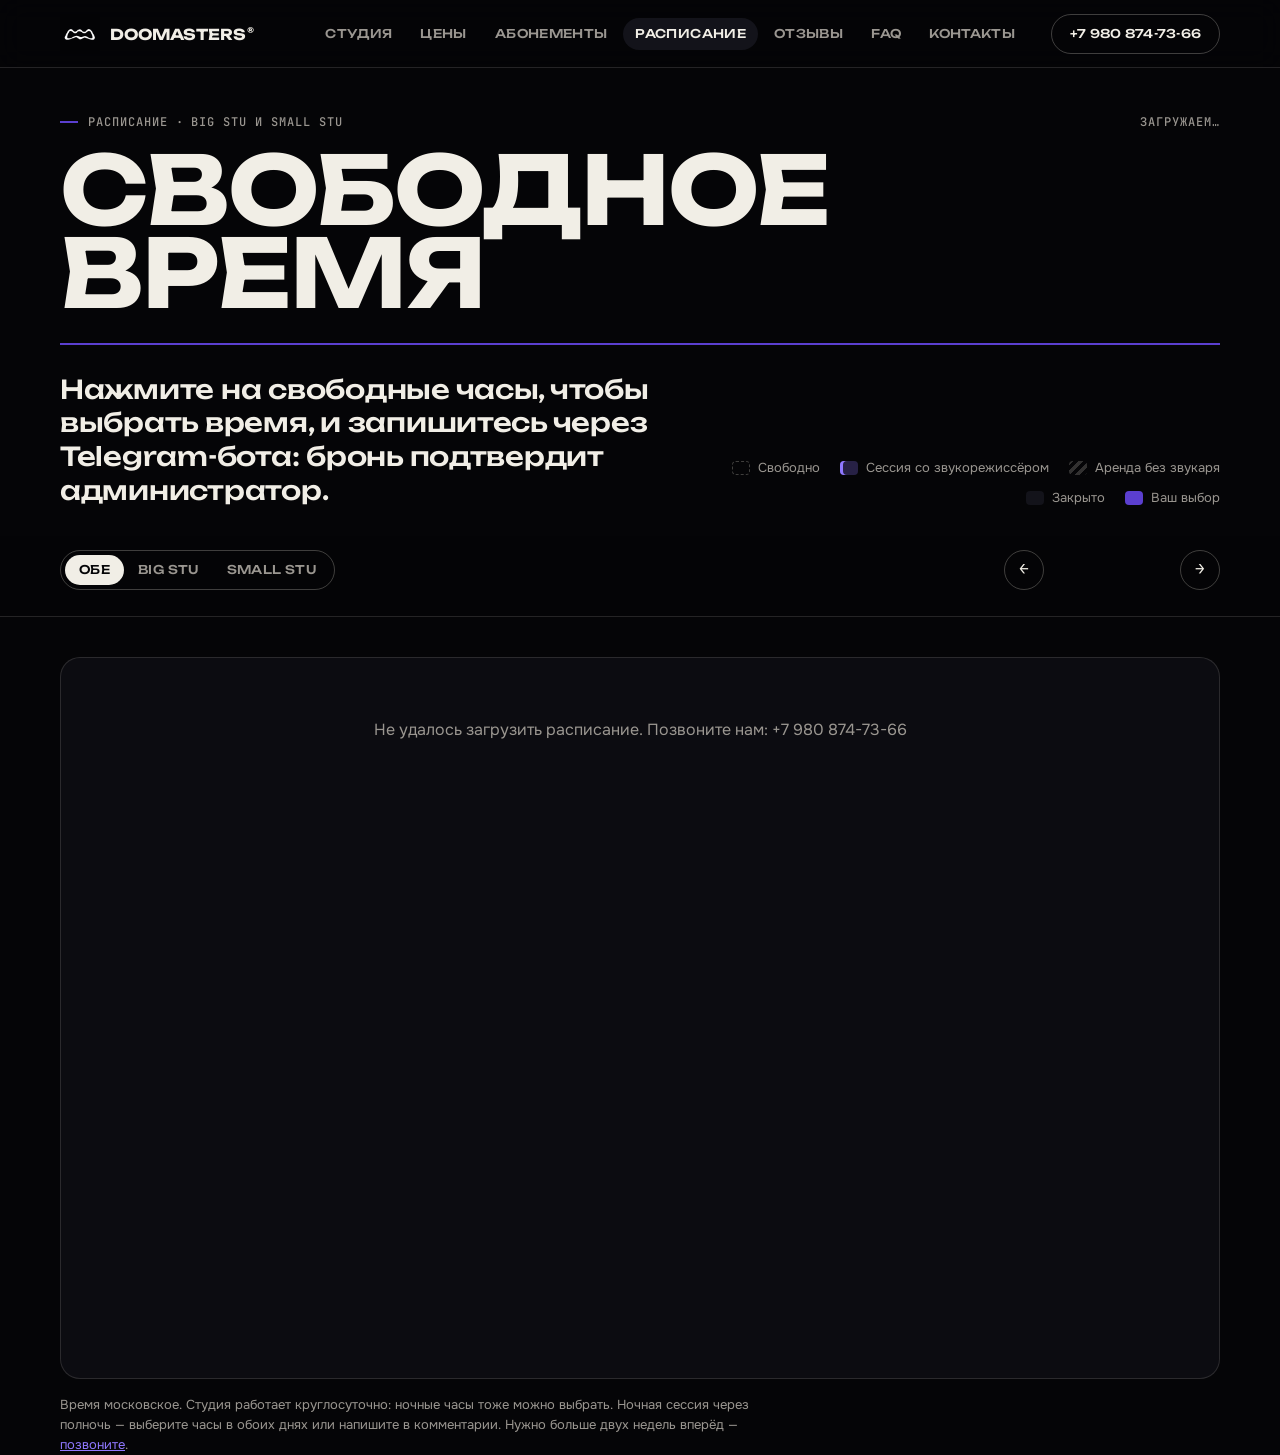
<file: schedule.html>
<!doctype html>
<html lang="ru">
<head>
<meta charset="utf-8">
<meta name="viewport" content="width=device-width, initial-scale=1, viewport-fit=cover">
<title>Расписание студии — DooMasters</title>
<meta name="description" content="Свободное время в Big Stu и Small Stu на 14 дней вперёд и смены звукорежиссёров DooMasters. Выберите часы и запишитесь через бота.">
<meta name="theme-color" content="#050507">
<link rel="icon" href="p7.jpg">
<link rel="preconnect" href="https://fonts.googleapis.com">
<link rel="preconnect" href="https://fonts.gstatic.com" crossorigin>
<link rel="stylesheet" href="https://fonts.googleapis.com/css2?family=Unbounded:wght@400;500;700&family=Onest:wght@400;500&family=JetBrains+Mono:wght@500&display=swap">
<link rel="stylesheet" href="site.css">
<link rel="stylesheet" href="schedule.css">
</head>
<body>

<nav class="nav" id="nav" aria-label="Разделы">
  <div class="wrap">
    <a class="logo" href="index.html" aria-label="DooMasters, на главную">
      <img class="logo-mark" src="p7.jpg" alt="" width="40" height="40">
      <span class="logo-word">DOOMASTERS<sup>®</sup></span>
    </a>
    <div class="nav-links" id="navLinks">
      <a href="index.html#inside">Студия</a>
      <a href="index.html#prices">Цены</a>
      <a href="index.html#subs">Абонементы</a>
      <a href="schedule.html" aria-current="page">Расписание</a>
      <a href="index.html#reviews">Отзывы</a>
      <a href="index.html#faq">FAQ</a>
      <a href="index.html#contacts">Контакты</a>
    </div>
    <a class="btn btn-sm nav-cta" href="tel:+79808747366">+7 980 874-73-66</a>
    <button class="nav-burger" type="button" aria-label="Меню" aria-expanded="false" aria-controls="navLinks"><span></span><span></span></button>
  </div>
</nav>

<header class="sch-hero">
  <div class="wrap">
    <div class="hero-top">
      <span class="eyebrow">Расписание · Big Stu и Small Stu</span>
      <span class="mono" id="updated">загружаем…</span>
    </div>
    <h1 class="display" style="margin-top:20px">Свободное<br>время</h1>
    <hr class="rule">
    <div class="sch-intro">
      <p class="lead">Нажмите на&nbsp;свободные часы, чтобы выбрать время, и&nbsp;запишитесь через Telegram-бота: бронь подтвердит администратор.</p>
      <ul class="legend" aria-label="Обозначения">
        <li><i class="lg-free"></i>Свободно</li>
        <li><i class="lg-eng"></i>Сессия со звукорежиссёром</li>
        <li><i class="lg-rent"></i>Аренда без звукаря</li>
        <li><i class="lg-closed"></i>Закрыто</li>
        <li><i class="lg-sel"></i>Ваш выбор</li>
      </ul>
    </div>
  </div>
</header>

<div class="toolbar" id="toolbar">
  <div class="wrap">
    <div class="tb-row">
      <div class="seg" role="radiogroup" aria-label="Комната" id="roomSeg">
        <button type="button" role="radio" aria-checked="true" data-room="all">Обе</button>
        <button type="button" role="radio" aria-checked="false" data-room="big">Big Stu</button>
        <button type="button" role="radio" aria-checked="false" data-room="small">Small Stu</button>
      </div>
      <div class="pager">
        <button type="button" class="pg-btn" id="prev" aria-label="Раньше">←</button>
        <span class="pg-label" id="rangeLabel"></span>
        <button type="button" class="pg-btn" id="next" aria-label="Позже">→</button>
      </div>
    </div>
    <div class="days" id="days" role="tablist" aria-label="Дни"></div>
  </div>
</div>

<main class="wrap">
  <div class="engs" id="engs" aria-label="Звукорежиссёры"></div>
  <p class="eng-note" id="engNote" hidden></p>
  <div class="grid-wrap" id="gridWrap">
    <div class="grid" id="grid" aria-busy="true"></div>
  </div>
  <p class="muted sch-foot">Время московское. Студия работает круглосуточно: ночные часы тоже можно выбрать. Ночная сессия через полночь — выберите часы в&nbsp;обоих днях или напишите в&nbsp;комментарии. Нужно больше двух недель вперёд — <a href="tel:+79808747366">позвоните</a>.</p>
</main>

<div class="bookbar" id="bookbar" hidden>
  <div class="wrap">
    <div class="bb-info">
      <span class="mono" id="bbRoom"></span>
      <b id="bbWhen"></b>
      <span id="bbPrice" class="accent"></span>
    </div>
    <div class="bb-actions">
      <button type="button" class="btn btn-sm" id="bbClear">Сбросить</button>
      <button type="button" class="btn btn-accent" id="bbGo">Записаться в боте</button>
    </div>
  </div>
</div>

<dialog class="sheet" id="sheet" aria-labelledby="sheetTitle">
  <div class="sheet-form">
    <div class="sheet-head">
      <h2 id="sheetTitle">Запись через бота</h2>
      <button type="button" class="sheet-x" id="sheetClose" aria-label="Закрыть">×</button>
    </div>
    <div class="sheet-summary" id="sheetSummary"></div>

    <label class="fld">
      <span>Звукорежиссёр</span>
      <select id="fEngineer"></select>
    </label>

    <ol class="steps">
      <li><span>Откроется наш бот в Telegram — нажмите <b>Start</b>.</span></li>
      <li><span>Бот примет заявку с выбранным временем, администратор подтвердит её.</span></li>
    </ol>

    <a class="btn btn-accent btn-block" id="botGo" href="#" target="_blank" rel="noopener">Продолжить в Telegram <span class="arr">→</span></a>
    <button type="button" class="btn btn-block" id="copyMsg">Скопировать сообщение</button>
    <p class="footnote" id="botHint">Если бот не подставил время сам, вставьте скопированное сообщение в чат с ним. Время закрепляется только после подтверждения.</p>
  </div>
</dialog>

<div class="toast" id="toast" role="status" aria-live="polite"></div>

<script src="config.js"></script>
<script src="schedule-data.js"></script>
<script src="site.js"></script>
<script src="schedule.js"></script>
</body>
</html>
</file>
<file: site.css>
/* DooMasters — дизайн-система по айдентике из Figma («DOOMASTERS — Абонементы»)
   фон #050507 · текст #F1EEE6 · серый #9A9690 · фиолетовый #5B3FCF · лавандовый #8F78FF
   Unbounded — заголовки, цифры, интерфейс · JetBrains Mono — служебные подписи · Onest — длинный текст */

:root {
  --bg: #050507;
  --surface: #0c0c11;
  --surface-2: #13131a;
  --text: #f1eee6;
  --muted: #9a9690;
  --faint: #5e5b57;
  --line: rgba(154, 150, 144, .22);
  --line-strong: rgba(154, 150, 144, .4);
  --accent: #5b3fcf;
  --accent-hover: #6a4fe0;
  --accent-2: #8f78ff;
  --accent-soft: rgba(91, 63, 207, .16);
  --ok: #7ee2a8;
  --danger: #ff7a7a;

  --f-display: "Unbounded", system-ui, sans-serif;
  --f-body: "Onest", system-ui, sans-serif;
  --f-mono: "JetBrains Mono", ui-monospace, monospace;

  --wrap: 1240px;
  --gutter: clamp(16px, 4vw, 40px);
  --radius: 20px;
  --radius-sm: 12px;
  --nav-h: 68px;
  color-scheme: dark;
}

*, *::before, *::after { box-sizing: border-box; }
html { scroll-behavior: smooth; scroll-padding-top: calc(var(--nav-h) + 16px); -webkit-text-size-adjust: 100%; }
body {
  margin: 0;
  background: var(--bg);
  color: var(--text);
  font: 400 16px/1.55 var(--f-body);
  -webkit-font-smoothing: antialiased;
  overflow-x: hidden;
}
img { display: block; max-width: 100%; height: auto; }
a { color: inherit; }
button, input, select, textarea { font: inherit; color: inherit; }
:focus-visible { outline: 2px solid var(--accent-2); outline-offset: 3px; border-radius: 6px; }
::selection { background: var(--accent); color: var(--text); }

.wrap { width: 100%; max-width: var(--wrap); margin: 0 auto; padding: 0 var(--gutter); }
[hidden] { display: none !important; }
.nowrap { white-space: nowrap; }
.sr-only { position: absolute; width: 1px; height: 1px; overflow: hidden; clip: rect(0 0 0 0); white-space: nowrap; }

/* ---------- типографика ---------- */
.mono, .eyebrow {
  font: 500 12px/1 var(--f-mono);
  letter-spacing: .08em;
  text-transform: uppercase;
  color: var(--muted);
}
.eyebrow { display: inline-flex; gap: 10px; align-items: center; }
.eyebrow::before { content: ""; width: 18px; height: 2px; background: var(--accent); }

.display {
  font: 700 clamp(40px, 7.4vw, 104px)/.88 var(--f-display);
  letter-spacing: -.02em;
  text-transform: uppercase;
  margin: 0;
}
h2.title {
  font: 700 clamp(34px, 5.6vw, 72px)/.88 var(--f-display);
  letter-spacing: -.02em;
  text-transform: uppercase;
  margin: 0;
}
h3 { font: 700 clamp(22px, 2.6vw, 32px)/1 var(--f-display); letter-spacing: -.02em; margin: 0; text-transform: uppercase; }
.lead { font: 500 clamp(19px, 2.1vw, 26px)/1.3 var(--f-display); letter-spacing: -.01em; margin: 0; }
.muted { color: var(--muted); }
.accent { color: var(--accent-2); }

/* фирменная фиолетовая линейка под заголовком */
.rule { height: 2px; background: var(--accent); border: 0; margin: 28px 0 0; }

/* «— пункт» как в сторис */
.dash-list { list-style: none; margin: 0; padding: 0; display: grid; gap: 14px; }
.dash-list li { display: grid; grid-template-columns: 34px 1fr; align-items: baseline; font: 400 clamp(16px, 1.6vw, 20px)/1.35 var(--f-display); letter-spacing: .02em; }
.dash-list li::before { content: ""; width: 22px; height: 3px; background: var(--text); transform: translateY(-5px); }

/* ---------- кнопки ---------- */
.btn {
  display: inline-flex; align-items: center; justify-content: center; gap: 10px;
  min-height: 52px; padding: 0 24px;
  border-radius: 999px; border: 1px solid var(--line-strong);
  background: transparent;
  font: 500 14px/1 var(--f-display); letter-spacing: .02em; text-transform: uppercase;
  text-decoration: none; cursor: pointer;
  transition: background .2s, border-color .2s, transform .2s, color .2s;
}
.btn:hover { border-color: var(--text); }
.btn:active { transform: translateY(1px); }
.btn-accent { background: var(--accent); border-color: var(--accent); color: var(--text); }
.btn-accent:hover { background: var(--accent-hover); border-color: var(--accent-hover); }
.btn-light { background: var(--text); border-color: var(--text); color: var(--bg); }
.btn-light:hover { background: #fff; }
.btn-sm { min-height: 40px; padding: 0 18px; font-size: 12px; }
.btn[disabled] { opacity: .45; cursor: not-allowed; }
.btn .arr { font-family: var(--f-mono); }

/* ---------- навигация ---------- */
.nav {
  position: sticky; top: 0; z-index: 50;
  height: var(--nav-h);
  background: rgba(5, 5, 7, .78);
  backdrop-filter: blur(14px) saturate(140%);
  -webkit-backdrop-filter: blur(14px) saturate(140%);
  border-bottom: 1px solid var(--line);
}
.nav .wrap { height: 100%; display: flex; align-items: center; gap: 24px; }
.logo { display: inline-flex; align-items: center; gap: 10px; text-decoration: none; }
.logo-mark { width: 40px; height: 40px; mix-blend-mode: screen; }
.logo-word { font: 700 15px/1 var(--f-display); letter-spacing: -.01em; }
.logo-word sup { font-size: 9px; margin-left: 1px; }
.nav-links { display: flex; gap: 4px; margin-left: auto; }
.nav-links a {
  padding: 10px 12px; border-radius: 999px; text-decoration: none;
  font: 500 12px/1 var(--f-display); letter-spacing: .03em; text-transform: uppercase; color: var(--muted);
  transition: color .2s, background .2s;
}
.nav-links a:hover, .nav-links a[aria-current="page"], .nav-links a.is-active { color: var(--text); background: var(--surface-2); }
.nav-links a.is-new::after { content: "new"; margin-left: 6px; font: 500 9px/1 var(--f-mono); color: var(--accent-2); vertical-align: super; }
.nav-burger { display: none; margin-left: auto; width: 44px; height: 44px; border-radius: 50%; border: 1px solid var(--line-strong); background: none; cursor: pointer; }
.nav-burger span { display: block; width: 16px; height: 2px; background: var(--text); margin: 4px auto; transition: transform .2s; }

@media (max-width: 1040px) {
  .nav-links {
    position: fixed; inset: var(--nav-h) 0 auto 0; flex-direction: column; gap: 0;
    background: var(--bg); border-bottom: 1px solid var(--line); padding: 8px var(--gutter) 20px;
    transform: translateY(-110%); transition: transform .3s; z-index: -1;
  }
  .nav-links a { padding: 16px 0; font-size: 16px; border-radius: 0; border-bottom: 1px solid var(--line); background: none !important; }
  .nav.is-open .nav-links { transform: none; }
  .nav-burger { display: block; }
  .nav .nav-cta { display: none; }
  .nav.is-open .nav-burger span:first-child { transform: translateY(3px) rotate(45deg); }
  .nav.is-open .nav-burger span:last-child { transform: translateY(-3px) rotate(-45deg); }
}

/* ---------- секции ---------- */
section { padding: clamp(72px, 10vw, 140px) 0 0; }
.sec-head { display: grid; grid-template-columns: 1fr minmax(0, 420px); gap: 24px 48px; align-items: end; }
.sec-head .sec-index { grid-column: 1 / -1; }
.sec-head p { margin: 0; color: var(--muted); }
.sec-head + * { margin-top: clamp(32px, 4vw, 56px); }
@media (max-width: 760px) { .sec-head { grid-template-columns: 1fr; } }

/* ---------- hero ---------- */
.hero { padding-top: clamp(24px, 4vw, 48px); }
.hero-top { display: flex; justify-content: space-between; gap: 16px; flex-wrap: wrap; }
.wordmark {
  margin: clamp(16px, 2.5vw, 28px) 0 0;
  font: 700 clamp(30px, 8.9vw, 150px)/.84 var(--f-display); /* site.js подгоняет точно под ширину */
  letter-spacing: -.035em;
  white-space: nowrap;
}
.hero-grid { display: grid; grid-template-columns: 1.1fr 1fr; gap: clamp(24px, 4vw, 56px); margin-top: clamp(28px, 4vw, 48px); }
.hero-photo { margin: 0; border-radius: var(--radius); overflow: hidden; aspect-ratio: 1 / 1; background: var(--surface); }
.hero-photo img { width: 100%; height: 100%; object-fit: cover; object-position: 50% 0; }
.hero-copy { display: flex; flex-direction: column; gap: 28px; justify-content: space-between; }
.hero-actions { display: flex; flex-wrap: wrap; gap: 12px; }
.facts { display: grid; grid-template-columns: repeat(3, 1fr); border-top: 1px solid var(--line-strong); }
.facts div { padding: 18px 0 0; }
.facts b { display: block; font: 700 clamp(22px, 2.4vw, 32px)/1 var(--f-display); letter-spacing: -.02em; }
.facts span { display: block; margin-top: 8px; font-size: 13px; color: var(--muted); }

/* живой виджет «ближайшее свободное» */
.live {
  border: 1px solid var(--line); border-radius: var(--radius); padding: 20px;
  background: linear-gradient(180deg, var(--surface), transparent);
}
.live-head { display: flex; justify-content: space-between; align-items: center; gap: 12px; }
.live-dot { width: 8px; height: 8px; border-radius: 50%; background: var(--ok); box-shadow: 0 0 0 0 rgba(126, 226, 168, .6); animation: pulse 2s infinite; }
@keyframes pulse { 70% { box-shadow: 0 0 0 10px rgba(126, 226, 168, 0); } 100% { box-shadow: 0 0 0 0 rgba(126, 226, 168, 0); } }
.live-rows { list-style: none; padding: 0; margin: 14px 0 0; display: grid; gap: 10px; }
.live-rows li { display: flex; justify-content: space-between; gap: 12px; align-items: baseline; padding-top: 10px; border-top: 1px solid var(--line); }
.live-rows b { font: 700 15px/1.2 var(--f-display); text-transform: uppercase; }
.live-rows span { font: 400 14px/1.3 var(--f-display); color: var(--accent-2); text-align: right; }
.live a { display: inline-block; margin-top: 14px; font: 500 12px/1 var(--f-mono); text-transform: uppercase; letter-spacing: .08em; color: var(--text); }

@media (max-width: 860px) {
  .hero-grid { grid-template-columns: 1fr; }
  .hero-photo { aspect-ratio: 4 / 3; }
}

/* ---------- услуги ---------- */
.about { display: grid; grid-template-columns: 1fr 1fr; gap: clamp(32px, 6vw, 96px); }
.about-text p { margin: 20px 0 0; color: var(--muted); max-width: 52ch; }
.services { list-style: none; margin: 0; padding: 0; counter-reset: s; border-top: 1px solid var(--line-strong); }
.services li { counter-increment: s; border-bottom: 1px solid var(--line); }
.services a { display: grid; grid-template-columns: 44px 1fr auto; gap: 12px; align-items: baseline; padding: 20px 0; text-decoration: none; transition: padding .25s, color .25s; }
.services a::before { content: counter(s, decimal-leading-zero); font: 500 12px/1 var(--f-mono); color: var(--muted); }
.services b { font: 700 clamp(17px, 1.8vw, 22px)/1.1 var(--f-display); text-transform: uppercase; letter-spacing: -.01em; }
.services small { display: block; margin-top: 6px; font-size: 14px; color: var(--muted); }
.services i { font-style: normal; font-family: var(--f-mono); color: var(--muted); transition: transform .25s, color .25s; }
.services a:hover { padding-left: 8px; }
.services a:hover i { transform: translateX(4px); color: var(--accent-2); }
@media (max-width: 860px) { .about { grid-template-columns: 1fr; } }

/* ---------- студия ---------- */
.rooms { display: grid; grid-template-columns: 1fr 1fr; gap: 24px; }
.room { border: 1px solid var(--line); border-radius: var(--radius); overflow: hidden; background: var(--surface); display: flex; flex-direction: column; }
.room figure { margin: 0; aspect-ratio: 4 / 3; overflow: hidden; }
.room figure img { width: 100%; height: 100%; object-fit: cover; transition: transform .8s cubic-bezier(.2, .7, .2, 1); }
.room:hover figure img { transform: scale(1.03); }
.room-body { padding: clamp(20px, 2.5vw, 32px); display: grid; gap: 20px; flex: 1; align-content: start; }
.room-tag { display: flex; justify-content: space-between; align-items: center; }
.room-prices { display: grid; grid-template-columns: 1fr 1fr; gap: 12px; }
.room-prices div { border-top: 1px solid var(--line-strong); padding-top: 12px; }
.room-prices b { display: block; font: 700 clamp(20px, 2vw, 26px)/1 var(--f-display); letter-spacing: -.02em; }
.room-prices span { display: block; margin-top: 6px; font-size: 13px; color: var(--muted); }
.specs { display: grid; grid-template-columns: auto 1fr; gap: 10px 20px; margin: 0; font-size: 15px; }
.specs dt { color: var(--muted); }
.specs dd { margin: 0; }
.mics { margin-top: 24px; display: grid; grid-template-columns: minmax(0, 320px) 1fr; gap: 24px 48px; padding: clamp(20px, 2.5vw, 32px); border: 1px solid var(--line); border-radius: var(--radius); }
.mics p { margin: 10px 0 0; color: var(--muted); font-size: 14px; }
.mic-list { list-style: none; padding: 0; margin: 0; display: grid; grid-template-columns: 1fr 1fr; gap: 0 32px; }
.mic-list li { display: flex; justify-content: space-between; gap: 12px; padding: 14px 0; border-bottom: 1px solid var(--line); font: 500 15px/1.2 var(--f-display); }
.mic-list li span { color: var(--accent-2); font-weight: 400; font-size: 13px; }
.chill { margin-top: 24px; display: grid; grid-template-columns: 1.3fr 1fr; gap: 24px; }
.chill figure { margin: 0; border-radius: var(--radius); overflow: hidden; }
.chill figure img { width: 100%; height: 100%; object-fit: cover; }
.chill-side { display: grid; gap: 24px; grid-template-rows: auto 1fr; }
.chill-text { padding: clamp(20px, 2.5vw, 32px); border-radius: var(--radius); background: var(--surface); border: 1px solid var(--line); }
.chill-text p { margin: 14px 0 0; color: var(--muted); }
.chill-side figure { min-height: 220px; }
@media (max-width: 860px) {
  .rooms, .chill { grid-template-columns: 1fr; }
  .mics { grid-template-columns: 1fr; }
}
@media (max-width: 520px) { .mic-list { grid-template-columns: 1fr; } }

/* ---------- цены (строки как в сторис) ---------- */
.price-block + .price-block { margin-top: clamp(40px, 5vw, 64px); }
.price-block > .mono { display: block; margin-bottom: 14px; }
.ptable { width: 100%; border-collapse: collapse; }
.ptable th {
  text-align: right; padding: 0 0 14px; border-bottom: 1px solid var(--line-strong);
  font: 400 clamp(11px, 1.1vw, 14px)/1.1 var(--f-display); letter-spacing: .06em; text-transform: uppercase; color: var(--muted);
}
.ptable th:first-child { text-align: left; }
.ptable td { padding: 22px 0; border-bottom: 1px solid var(--line); vertical-align: top; text-align: right; }
.ptable td:first-child { text-align: left; padding-right: 16px; }
.ptable .n { display: block; font: 700 clamp(17px, 2.2vw, 30px)/1 var(--f-display); letter-spacing: -.02em; text-transform: uppercase; }
.ptable .d { display: block; margin-top: 8px; font-size: 14px; color: var(--muted); max-width: 46ch; }
.ptable .v { display: block; font: 700 clamp(16px, 2vw, 28px)/1 var(--f-display); letter-spacing: -.02em; white-space: nowrap; }
.ptable .s { display: block; margin-top: 8px; font: 400 clamp(11px, 1.1vw, 14px)/1.2 var(--f-display); color: var(--accent-2); white-space: nowrap; }
.ptable td + td { padding-left: clamp(12px, 3vw, 40px); width: 1%; }

.banner {
  margin-top: 28px; border-radius: var(--radius); background: var(--accent);
  padding: clamp(22px, 3vw, 34px) clamp(20px, 3vw, 40px);
  display: flex; align-items: center; justify-content: space-between; gap: 16px 32px; flex-wrap: wrap;
}
.banner strong { font: 700 clamp(22px, 3.6vw, 44px)/.95 var(--f-display); letter-spacing: -.02em; text-transform: uppercase; }
.banner p { margin: 6px 0 0; opacity: .85; }

/* ---------- абонементы ---------- */
.subs-grid { display: grid; grid-template-columns: 1.6fr 1fr; gap: clamp(24px, 4vw, 56px); align-items: start; }
.subs-side { display: grid; gap: 28px; }
.footnote { font-size: 13px; color: var(--muted); margin: 0; }
@media (max-width: 960px) { .subs-grid { grid-template-columns: 1fr; } }

/* ---------- рамка с метками обреза ---------- */
.cropframe {
  position: relative; display: grid; place-items: center; text-align: center;
  padding: clamp(40px, 6vw, 72px) 24px; text-decoration: none;
  --c: var(--text); --l: 34px;
  background:
    linear-gradient(var(--c), var(--c)) top left / var(--l) 1.5px,
    linear-gradient(var(--c), var(--c)) top left / 1.5px var(--l),
    linear-gradient(var(--c), var(--c)) top right / var(--l) 1.5px,
    linear-gradient(var(--c), var(--c)) top right / 1.5px var(--l),
    linear-gradient(var(--c), var(--c)) bottom left / var(--l) 1.5px,
    linear-gradient(var(--c), var(--c)) bottom left / 1.5px var(--l),
    linear-gradient(var(--c), var(--c)) bottom right / var(--l) 1.5px,
    linear-gradient(var(--c), var(--c)) bottom right / 1.5px var(--l);
  background-repeat: no-repeat;
  transition: --l .3s;
}
.cropframe .mono { color: var(--text); font-size: 14px; letter-spacing: .14em; }
.cropframe:hover { --c: var(--accent-2); }
.cropframe:hover .mono { color: var(--accent-2); }
.cropframe small { display: block; margin-top: 10px; color: var(--muted); font-size: 14px; }

/* ---------- отзывы ---------- */
.score { display: flex; align-items: center; gap: 18px; }
.score b { font: 700 clamp(56px, 7vw, 96px)/.85 var(--f-display); letter-spacing: -.04em; }
.score span { font-size: 14px; color: var(--muted); }
.reviews { list-style: none; margin: 0; padding: 0; display: grid; grid-template-columns: repeat(3, 1fr); gap: 16px; }
.review { margin: 0; padding: 24px; border: 1px solid var(--line); border-radius: var(--radius); background: var(--surface); display: flex; flex-direction: column; justify-content: space-between; gap: 24px; }
.review blockquote { margin: 0; font: 400 16px/1.45 var(--f-display); letter-spacing: .01em; }
.review footer { font-size: 13px; color: var(--muted); }
.review footer b { color: var(--text); font-weight: 500; }
.stars { color: var(--accent-2); letter-spacing: 2px; font-size: 13px; }
@media (max-width: 960px) { .reviews { grid-template-columns: 1fr 1fr; } }
@media (max-width: 620px) { .reviews { grid-template-columns: 1fr; } }

/* ---------- FAQ ---------- */
.faq { border-top: 1px solid var(--line-strong); }
.faq details { border-bottom: 1px solid var(--line); }
.faq summary {
  list-style: none; cursor: pointer; padding: 22px 48px 22px 0; position: relative;
  font: 500 clamp(16px, 1.7vw, 20px)/1.25 var(--f-display); letter-spacing: -.005em;
}
.faq summary::-webkit-details-marker { display: none; }
.faq summary::after { content: "+"; position: absolute; right: 4px; top: 50%; transform: translateY(-50%); font: 400 24px/1 var(--f-mono); color: var(--muted); transition: transform .25s, color .25s; }
.faq details[open] summary::after { transform: translateY(-50%) rotate(45deg); color: var(--accent-2); }
.faq .a { padding: 0 0 22px; color: var(--muted); max-width: 70ch; }
.faq .a p { margin: 0; }
.faq .a a { color: var(--accent-2); }

/* ---------- контакты ---------- */
.contacts { display: grid; grid-template-columns: 1fr 1.1fr; gap: clamp(24px, 4vw, 56px); }
.c-address { font: 700 clamp(24px, 3vw, 40px)/1.05 var(--f-display); letter-spacing: -.02em; margin: 0; }
.c-list { display: grid; grid-template-columns: 120px 1fr; margin: 28px 0; border-top: 1px solid var(--line-strong); }
.c-list dt, .c-list dd { margin: 0; padding: 14px 0; border-bottom: 1px solid var(--line); }
.c-list dt { color: var(--muted); font-size: 14px; }
.c-list dd { font: 500 16px/1.3 var(--f-display); }
.c-list a { text-decoration: none; }
.c-actions { display: flex; flex-wrap: wrap; gap: 12px; }
.map { position: relative; border-radius: var(--radius); overflow: hidden; min-height: 420px; background: var(--surface); border: 1px solid var(--line); }
.map iframe { position: absolute; inset: 0; width: 100%; height: 100%; border: 0; }
.map a { position: absolute; left: 12px; bottom: 12px; z-index: 1; }
.map-fallback {
  position: absolute; inset: 0; display: grid; place-content: center; justify-items: center; gap: 10px; text-align: center;
  background:
    radial-gradient(circle at 50% 50%, var(--accent-soft) 0 90px, transparent 220px),
    linear-gradient(var(--line) 1px, transparent 1px) 0 0 / 48px 48px,
    linear-gradient(90deg, var(--line) 1px, transparent 1px) 0 0 / 48px 48px;
}
.map-fallback b { font: 700 18px/1.1 var(--f-display); text-transform: uppercase; }
.map-fallback::before { content: ""; width: 14px; height: 14px; border-radius: 50%; background: var(--accent-2); box-shadow: 0 0 0 8px var(--accent-soft); margin-bottom: 8px; }
@media (max-width: 860px) { .contacts { grid-template-columns: 1fr; } .map { min-height: 320px; } }

/* ---------- подвал ---------- */
.site-footer { margin-top: clamp(80px, 10vw, 140px); border-top: 1px solid var(--line); padding: 28px 0 calc(28px + env(safe-area-inset-bottom)); }
.site-footer .wrap { display: flex; flex-wrap: wrap; justify-content: space-between; gap: 12px 24px; font-size: 13px; color: var(--muted); }

/* ---------- мобильная панель записи ---------- */
.mbar { display: none; }
@media (max-width: 760px) {
  .mbar {
    display: flex; gap: 8px; position: fixed; left: 12px; right: 12px; bottom: calc(12px + env(safe-area-inset-bottom)); z-index: 40;
    padding: 8px; border-radius: 999px; background: rgba(19, 19, 26, .92); border: 1px solid var(--line-strong);
    backdrop-filter: blur(12px); -webkit-backdrop-filter: blur(12px);
    transform: translateY(140%); transition: transform .3s;
  }
  .mbar.is-on { transform: none; }
  .mbar .btn { flex: 1; min-height: 46px; }
  .mbar .btn:last-child { flex: 0 0 46px; padding: 0; }
  body.has-mbar .site-footer { padding-bottom: 96px; }
}

/* ---------- появление при скролле ---------- */
.reveal { opacity: 0; transform: translateY(24px); transition: opacity .7s ease, transform .7s cubic-bezier(.2, .7, .2, 1); }
.reveal.is-in { opacity: 1; transform: none; }
@media (prefers-reduced-motion: reduce) {
  html { scroll-behavior: auto; }
  .reveal { opacity: 1; transform: none; transition: none; }
  .live-dot { animation: none; }
}

/* ---------- уведомление ---------- */
.toast {
  position: fixed; left: 50%; bottom: 24px; z-index: 100; transform: translate(-50%, calc(100% + 40px));
  padding: 14px 20px; border-radius: 999px; background: var(--text); color: var(--bg);
  font: 500 14px/1 var(--f-display); transition: transform .3s, visibility .3s; visibility: hidden;
}
.toast.is-on { transform: translate(-50%, 0); visibility: visible; }
</file>
<file: schedule.css>
/* Страница расписания */

.sch-hero { padding: clamp(24px, 4vw, 48px) 0 28px; }
.sch-intro { display: grid; grid-template-columns: minmax(0, 1.2fr) minmax(0, 1fr); gap: 24px 48px; align-items: end; margin-top: 28px; }
.sch-intro .lead { max-width: 34ch; }
.sch-intro .legend { justify-content: flex-end; }
@media (max-width: 860px) { .sch-intro .legend { justify-content: flex-start; } }
@media (max-width: 860px) { .sch-intro { grid-template-columns: 1fr; } }

.legend { list-style: none; margin: 0; padding: 0; display: flex; flex-wrap: wrap; gap: 10px 20px; font-size: 13px; color: var(--muted); }
.legend li { display: inline-flex; align-items: center; gap: 8px; }
.legend i { width: 18px; height: 14px; border-radius: 4px; display: inline-block; }
.lg-free { border: 1px dashed var(--line-strong); }
.lg-eng { background: rgba(143, 120, 255, .25); box-shadow: inset 3px 0 0 var(--accent-2); }
.lg-rent { background: repeating-linear-gradient(135deg, rgba(154, 150, 144, .3) 0 3px, transparent 3px 7px); }
.lg-closed { background: var(--surface-2); }
.lg-sel { background: var(--accent); }

/* ---------- панель управления ---------- */
.toolbar {
  position: sticky; top: var(--nav-h); z-index: 30;
  background: rgba(5, 5, 7, .9); backdrop-filter: blur(12px); -webkit-backdrop-filter: blur(12px);
  border-bottom: 1px solid var(--line); padding: 14px 0 12px;
}
.tb-row { display: flex; justify-content: space-between; align-items: center; gap: 12px; flex-wrap: wrap; }
.seg { display: inline-flex; padding: 4px; border-radius: 999px; border: 1px solid var(--line-strong); }
.seg button {
  border: 0; background: none; cursor: pointer; padding: 9px 14px; border-radius: 999px;
  font: 500 12px/1 var(--f-display); letter-spacing: .03em; text-transform: uppercase; color: var(--muted);
}
.seg button[aria-checked="true"] { background: var(--text); color: var(--bg); }
.pager { display: inline-flex; align-items: center; gap: 8px; }
.pg-btn { width: 40px; height: 40px; border-radius: 50%; border: 1px solid var(--line-strong); background: none; cursor: pointer; font-family: var(--f-mono); }
.pg-btn:disabled { opacity: .3; cursor: default; }
@media (max-width: 640px) {
  .pager { display: none; } /* на телефоне листаем полосой дней */
  .toolbar { padding: 10px 0 8px; }
  .seg { width: 100%; }
  .seg button { flex: 1; }
}
.pg-label { min-width: 120px; text-align: center; font: 500 13px/1 var(--f-display); text-transform: uppercase; letter-spacing: .02em; }

.days { display: flex; gap: 6px; margin-top: 12px; overflow-x: auto; scrollbar-width: none; padding-bottom: 2px; }
.days::-webkit-scrollbar { display: none; }
.day {
  flex: 1 0 52px; border: 1px solid var(--line); background: none; border-radius: var(--radius-sm); cursor: pointer;
  padding: 8px 4px 7px; display: grid; gap: 4px; justify-items: center; color: var(--muted);
  transition: border-color .2s, background .2s, color .2s;
}
.day b { font: 700 16px/1 var(--f-display); color: var(--text); }
.day small { font: 500 10px/1 var(--f-mono); text-transform: uppercase; letter-spacing: .06em; }
.day .fill { width: 70%; height: 3px; border-radius: 2px; background: var(--line); overflow: hidden; }
.day .fill i { display: block; height: 100%; background: var(--ok); }
.day:hover { border-color: var(--line-strong); }
.day.in-view { border-color: var(--accent); background: var(--accent-soft); color: var(--text); }
.day.is-weekend small { color: var(--accent-2); }

.engs { display: flex; flex-wrap: wrap; gap: 6px; margin-top: 20px; }
.engs::-webkit-scrollbar { display: none; }
.chip {
  flex: none; display: inline-flex; align-items: center; gap: 8px; padding: 8px 12px; border-radius: 999px;
  border: 1px solid var(--line); background: none; cursor: pointer; font: 500 12px/1 var(--f-display); color: var(--muted);
}
.chip i { width: 8px; height: 8px; border-radius: 50%; background: var(--c, var(--muted)); }
.chip[aria-pressed="true"] { color: var(--text); border-color: var(--c, var(--text)); background: color-mix(in srgb, var(--c, #fff) 14%, transparent); }

.eng-note { margin: 18px 0 0; font-size: 14px; color: var(--muted); }
.eng-note b { color: var(--text); font-weight: 500; }

/* ---------- сетка ---------- */
.grid-wrap { margin-top: 20px; overflow-x: auto; border: 1px solid var(--line); border-radius: var(--radius); background: var(--surface); }
.grid {
  --row: 30px;
  display: grid;
  grid-template-columns: 56px repeat(var(--cols), minmax(var(--colmin, 64px), 1fr));
  grid-template-rows: auto auto repeat(24, var(--row));
  min-width: min-content;
  position: relative;
}
.g-corner { grid-row: 1 / 3; grid-column: 1; position: sticky; left: 0; z-index: 3; background: var(--surface); border-right: 1px solid var(--line); border-bottom: 1px solid var(--line-strong); }
.g-day {
  grid-row: 1; padding: 12px 8px 8px; text-align: center; border-left: 1px solid var(--line-strong);
  font: 700 13px/1.1 var(--f-display); text-transform: uppercase; letter-spacing: -.01em;
}
.g-day small { display: block; margin-top: 4px; font: 500 10px/1 var(--f-mono); color: var(--muted); letter-spacing: .06em; }
.g-day.is-today { color: var(--accent-2); }
.g-room {
  grid-row: 2; padding: 0 4px 10px; text-align: center; border-bottom: 1px solid var(--line-strong);
  font: 500 10px/1 var(--f-mono); text-transform: uppercase; letter-spacing: .08em; color: var(--muted);
}
.g-room.first { border-left: 1px solid var(--line-strong); }
.g-time {
  grid-column: 1; position: sticky; left: 0; z-index: 2; background: var(--surface);
  border-right: 1px solid var(--line); padding: 0 8px; text-align: right;
  font: 500 11px/var(--row) var(--f-mono); color: var(--muted);
}
.g-time.is-night { color: var(--faint); }

/* фон колонки: разделитель слева и линии часов */
.g-colbg {
  grid-row: 3 / 27; border-left: 1px solid var(--line);
  background: repeating-linear-gradient(to bottom, transparent 0 calc(var(--row) - 1px), rgba(154, 150, 144, .08) calc(var(--row) - 1px) var(--row));
}
.g-colbg.first { border-left-color: var(--line-strong); }
.g-colbg.is-night { background-color: rgba(0, 0, 0, .18); }
.cell { margin: 0; border: 0; min-width: 0; }

button.cell.free { background: none; cursor: pointer; position: relative; padding: 0; }
button.cell.free::after {
  content: ""; position: absolute; inset: 3px 4px; border-radius: 6px; border: 1px dashed rgba(154, 150, 144, .22);
  transition: background .15s, border-color .15s;
}
button.cell.free:hover::after { border-color: var(--accent-2); background: var(--accent-soft); border-style: solid; }
button.cell.free .plus { z-index: 1; position: absolute; inset: 0; display: grid; place-items: center; font: 500 11px/1 var(--f-mono); color: var(--accent-2); opacity: 0; }
button.cell.free:hover .plus { opacity: 1; }
button.cell.free.is-sel::after { background: var(--accent); border: 1px solid var(--accent); }
button.cell.free.is-sel.sel-start::after { border-top-left-radius: 8px; border-top-right-radius: 8px; }
button.cell.free.is-sel:not(.sel-end)::after { bottom: -1px; border-bottom-left-radius: 0; border-bottom-right-radius: 0; }
button.cell.free.is-sel:not(.sel-start)::after { top: -1px; border-top-left-radius: 0; border-top-right-radius: 0; }
button.cell.free.is-sel .plus { opacity: 1; color: var(--text); }
.cell.past { pointer-events: none; }
button.cell.free.past::after { border-color: transparent; background: rgba(154, 150, 144, .04); }

.block {
  position: relative; margin: 3px 4px; border-radius: 8px; overflow: hidden; min-width: 0;
  padding: 6px 8px; display: flex; flex-direction: column; gap: 2px;
  font: 500 11px/1.15 var(--f-display); transition: opacity .2s, filter .2s;
}
.block small { font: 500 10px/1 var(--f-mono); color: var(--muted); }
.block.eng { background: color-mix(in srgb, var(--c) 20%, var(--surface)); box-shadow: inset 3px 0 0 var(--c); color: var(--text); }
.block.eng b { color: var(--c); font-weight: 600; white-space: nowrap; overflow: hidden; text-overflow: ellipsis; }
.block.rent { background: repeating-linear-gradient(135deg, rgba(154, 150, 144, .16) 0 4px, transparent 4px 10px); color: var(--muted); }
.block.closed, .block.busy { background: var(--surface-2); color: var(--faint); }
.block.missing { background: none; color: var(--faint); align-items: center; justify-content: center; text-align: center; border: 1px dashed var(--line); }
.block.past { opacity: .35; }
.grid.has-focus .block:not(.is-focus) { opacity: .18; }
.grid.has-focus .block.is-focus { box-shadow: inset 3px 0 0 var(--c), 0 0 0 1px var(--c); }

.now-line { grid-column: 2 / -1; height: 2px; background: var(--danger); align-self: start; z-index: 1; pointer-events: none; position: relative; }
.now-line::before { content: ""; position: absolute; left: -4px; top: -3px; width: 8px; height: 8px; border-radius: 50%; background: var(--danger); }

.grid-state { padding: 60px 20px; text-align: center; color: var(--muted); grid-column: 1 / -1; grid-row: 3 / 27; }
.skeleton { background: linear-gradient(90deg, var(--surface) 0%, var(--surface-2) 50%, var(--surface) 100%); background-size: 200% 100%; animation: sk 1.2s infinite; }
@keyframes sk { to { background-position: -200% 0; } }

.sch-foot { font-size: 13px; margin: 16px 0 0; max-width: 80ch; }
.sch-foot a { color: var(--accent-2); }

/* ---------- нижняя панель выбора ---------- */
.bookbar {
  position: fixed; left: 0; right: 0; bottom: 0; z-index: 45;
  background: rgba(19, 19, 26, .96); backdrop-filter: blur(14px); -webkit-backdrop-filter: blur(14px);
  border-top: 1px solid var(--accent); padding: 14px 0 calc(14px + env(safe-area-inset-bottom));
  animation: up .25s ease;
}
@keyframes up { from { transform: translateY(100%); } }
.bookbar .wrap { display: flex; align-items: center; justify-content: space-between; gap: 12px 24px; flex-wrap: wrap; }
.bb-info { display: flex; flex-direction: column; gap: 6px; }
.bb-info b { font: 700 clamp(16px, 2vw, 20px)/1.1 var(--f-display); text-transform: uppercase; letter-spacing: -.01em; }
.bb-info span:last-child { font-size: 13px; font-family: var(--f-display); }
.bb-actions { display: flex; gap: 8px; }
body.has-sel { padding-bottom: 110px; }
@media (max-width: 560px) {
  .bb-actions { width: 100%; }
  .bb-actions .btn-accent { flex: 1; }
}

/* ---------- форма ---------- */
.sheet {
  width: min(560px, calc(100% - 24px)); max-height: calc(100dvh - 24px); padding: 0; border: 1px solid var(--line-strong);
  border-radius: var(--radius); background: var(--bg); color: var(--text); overflow: auto;
}
.sheet::backdrop { background: rgba(0, 0, 0, .7); backdrop-filter: blur(4px); }
.sheet-form { padding: clamp(20px, 3vw, 32px); display: grid; gap: 20px; }
.sheet-head { display: flex; justify-content: space-between; align-items: start; gap: 16px; }
.sheet-head h2 { margin: 0; font: 700 clamp(22px, 3vw, 30px)/.95 var(--f-display); text-transform: uppercase; letter-spacing: -.02em; }
.sheet-x { width: 40px; height: 40px; flex: none; border-radius: 50%; border: 1px solid var(--line-strong); background: none; cursor: pointer; font-size: 20px; line-height: 1; }
.sheet-summary { border-radius: var(--radius-sm); background: var(--accent); padding: 16px 18px; display: grid; gap: 4px; }
.sheet-summary b { font: 700 18px/1.1 var(--f-display); text-transform: uppercase; }
.sheet-summary span { font-size: 14px; opacity: .9; }
.fld { display: grid; gap: 6px; }
.fld > span { font: 500 11px/1 var(--f-mono); text-transform: uppercase; letter-spacing: .08em; color: var(--muted); }
.fld select {
  width: 100%; border: 1px solid var(--line-strong); border-radius: var(--radius-sm); background-color: var(--surface);
  padding: 13px 36px 13px 14px; font-size: 16px; outline: none; transition: border-color .2s; appearance: none;
  background-image: linear-gradient(45deg, transparent 50%, var(--muted) 50%), linear-gradient(135deg, var(--muted) 50%, transparent 50%);
  background-position: calc(100% - 20px) 50%, calc(100% - 15px) 50%; background-size: 5px 5px; background-repeat: no-repeat;
}
.fld select:focus { border-color: var(--accent-2); }
.steps { margin: 0; padding: 0; list-style: none; counter-reset: st; display: grid; gap: 12px; }
.steps li { counter-increment: st; display: grid; grid-template-columns: 28px 1fr; gap: 10px; align-items: baseline; font-size: 15px; color: var(--muted); }
.steps li::before { content: counter(st, decimal-leading-zero); font: 500 12px/1 var(--f-mono); color: var(--accent-2); }
.steps b { color: var(--text); font-weight: 500; }
.btn-block { width: 100%; }
.btn[aria-disabled="true"] { opacity: .45; cursor: not-allowed; }
</file>
